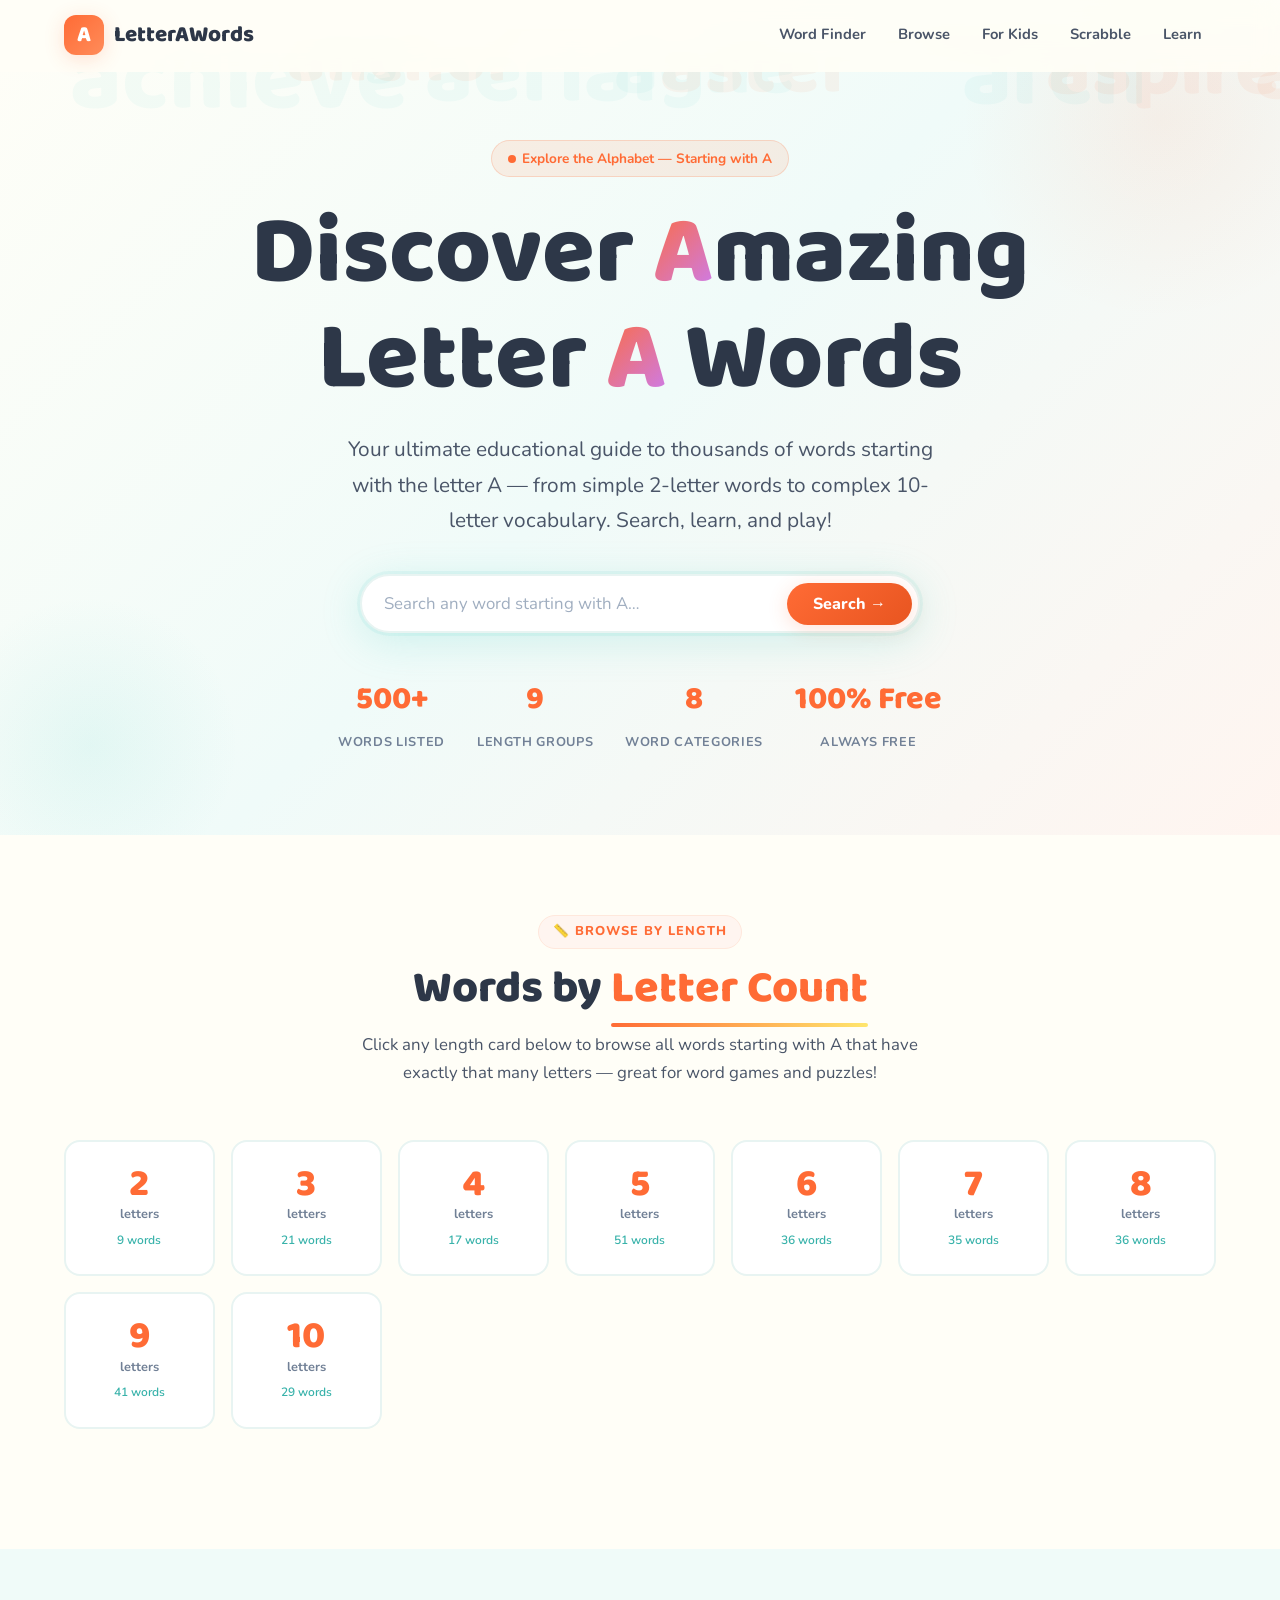
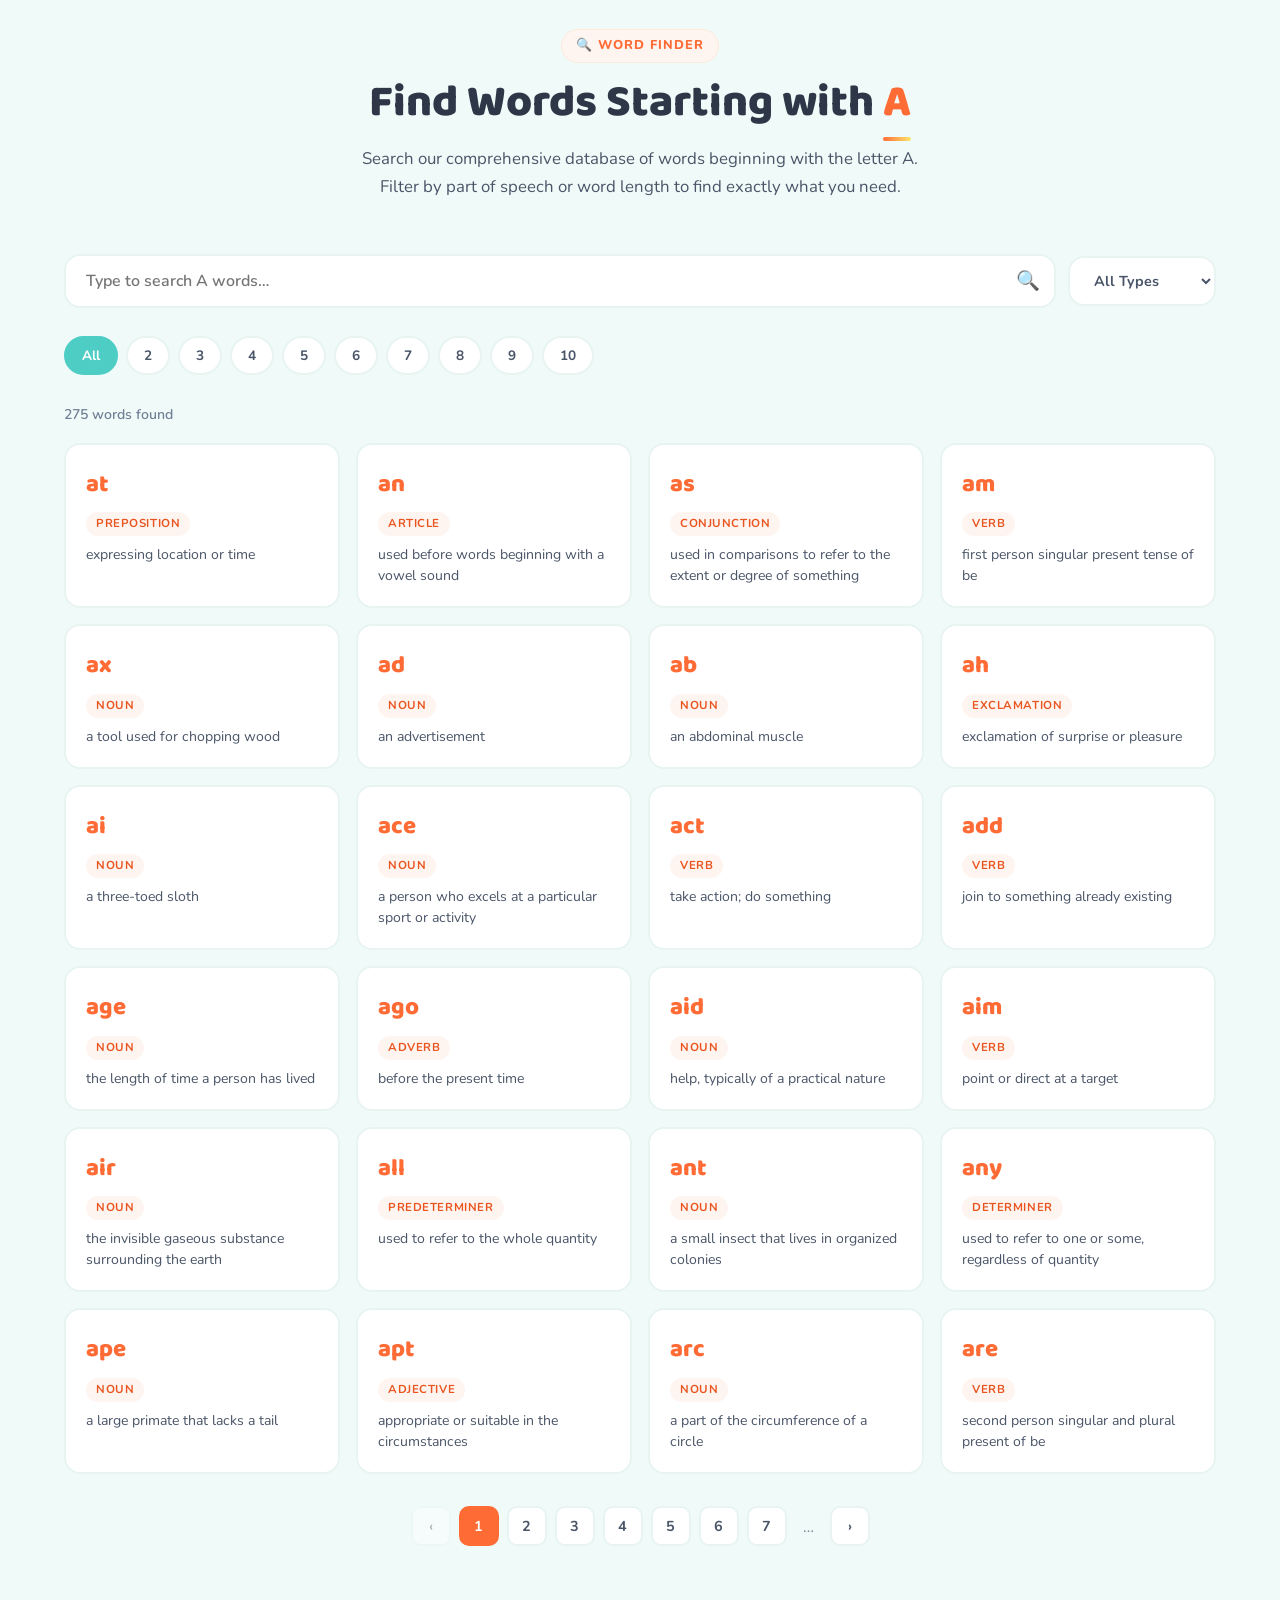
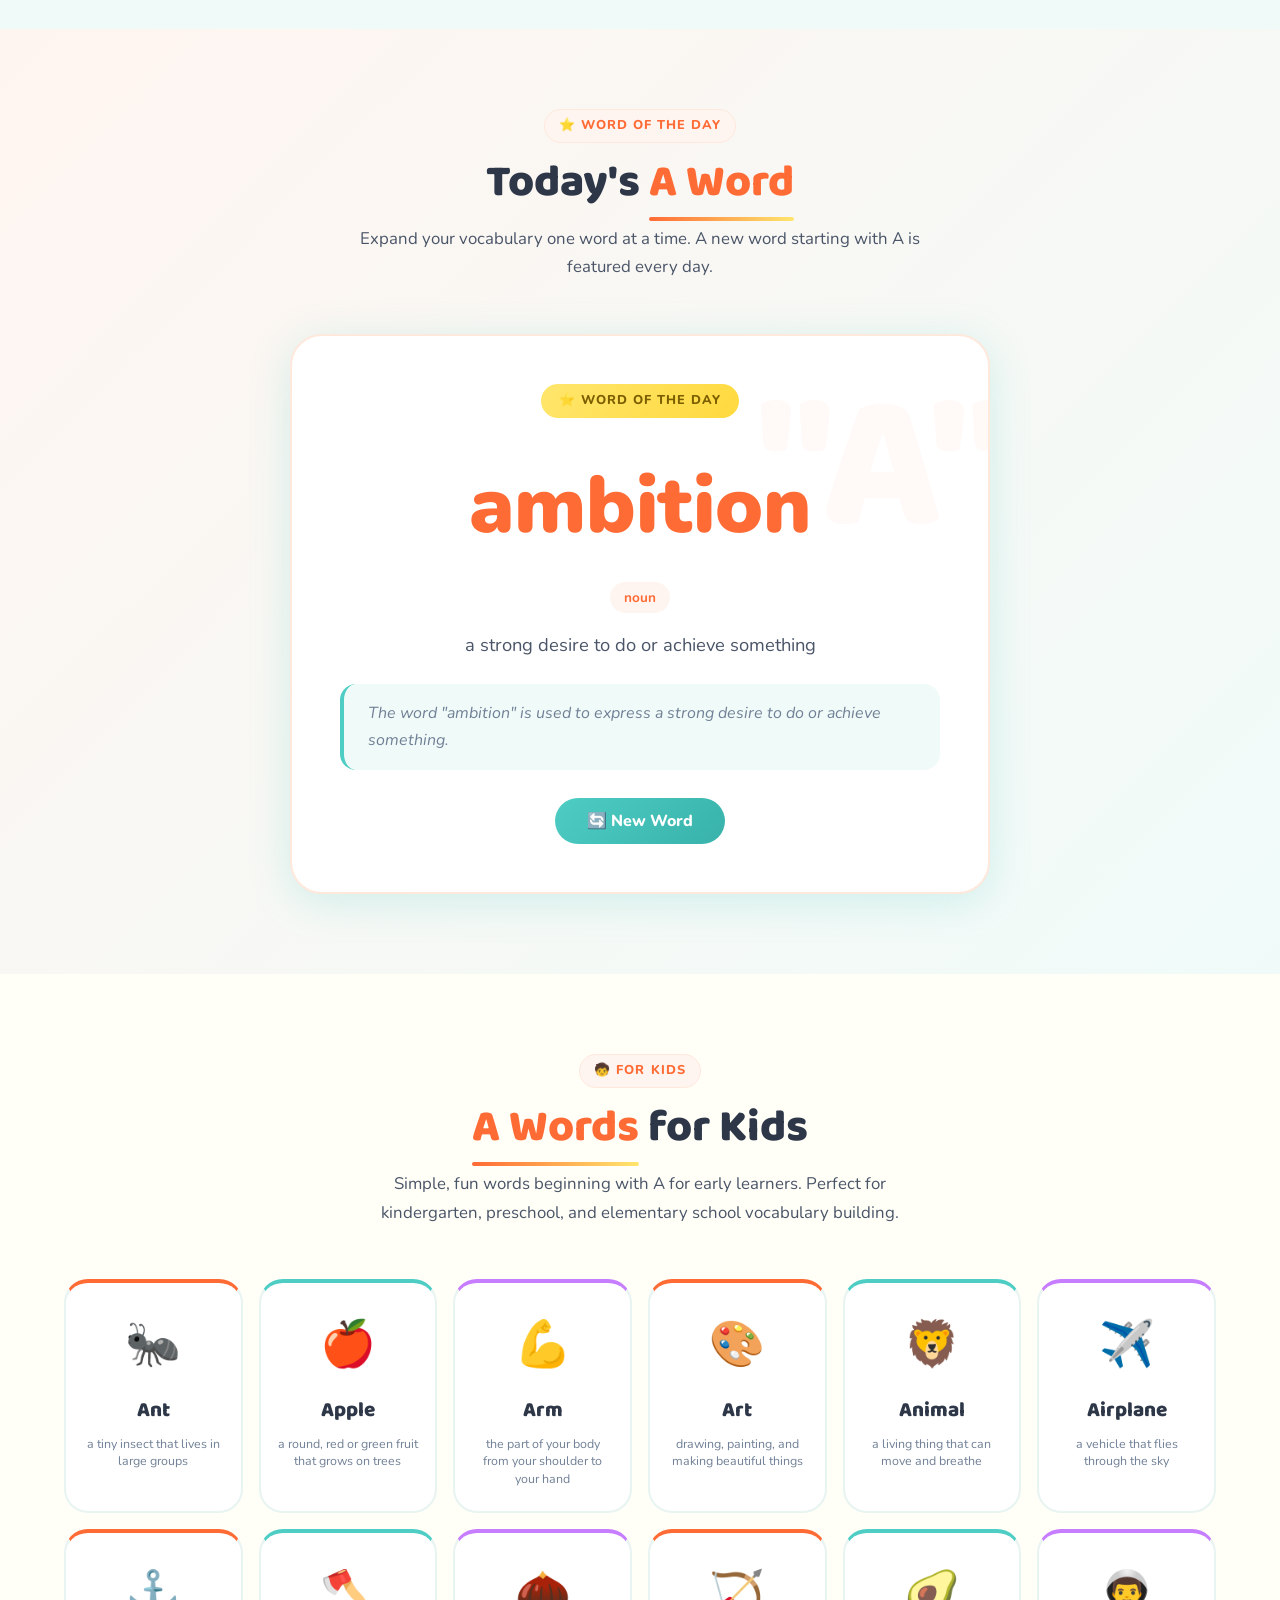
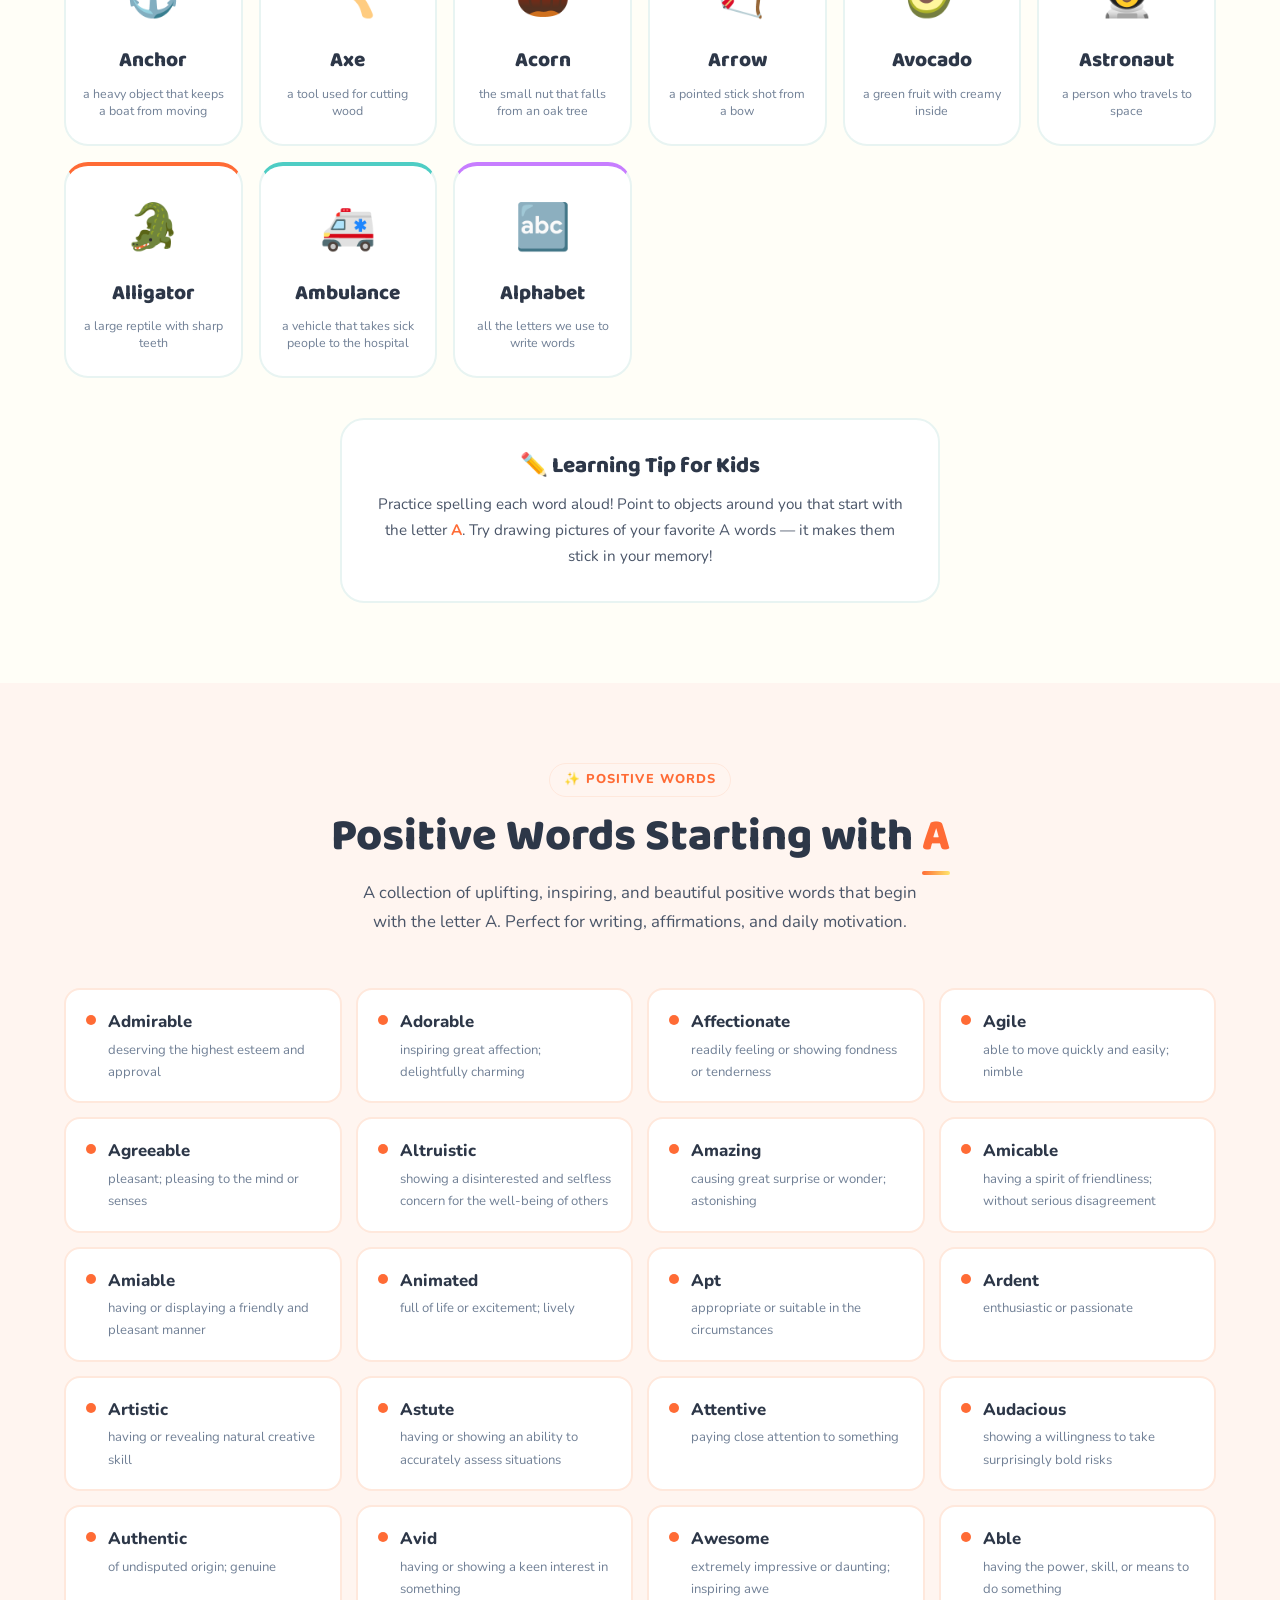
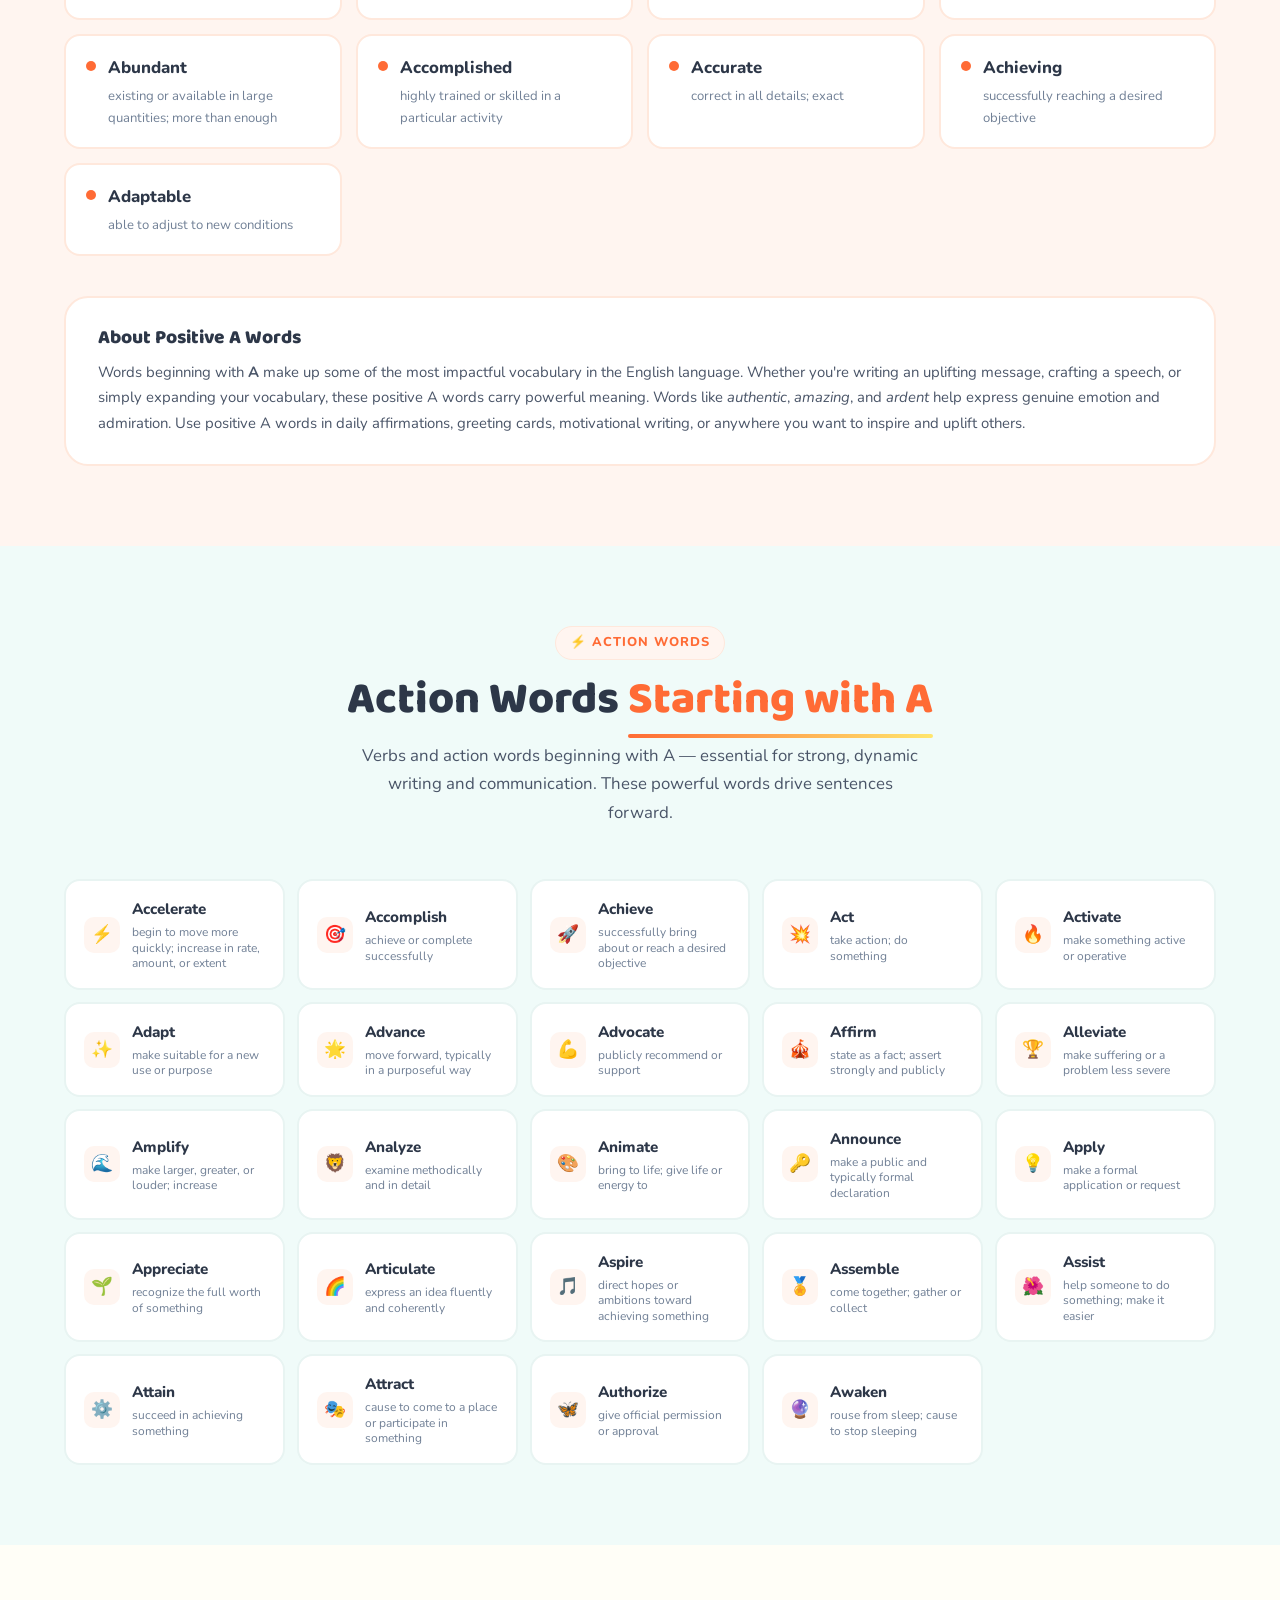
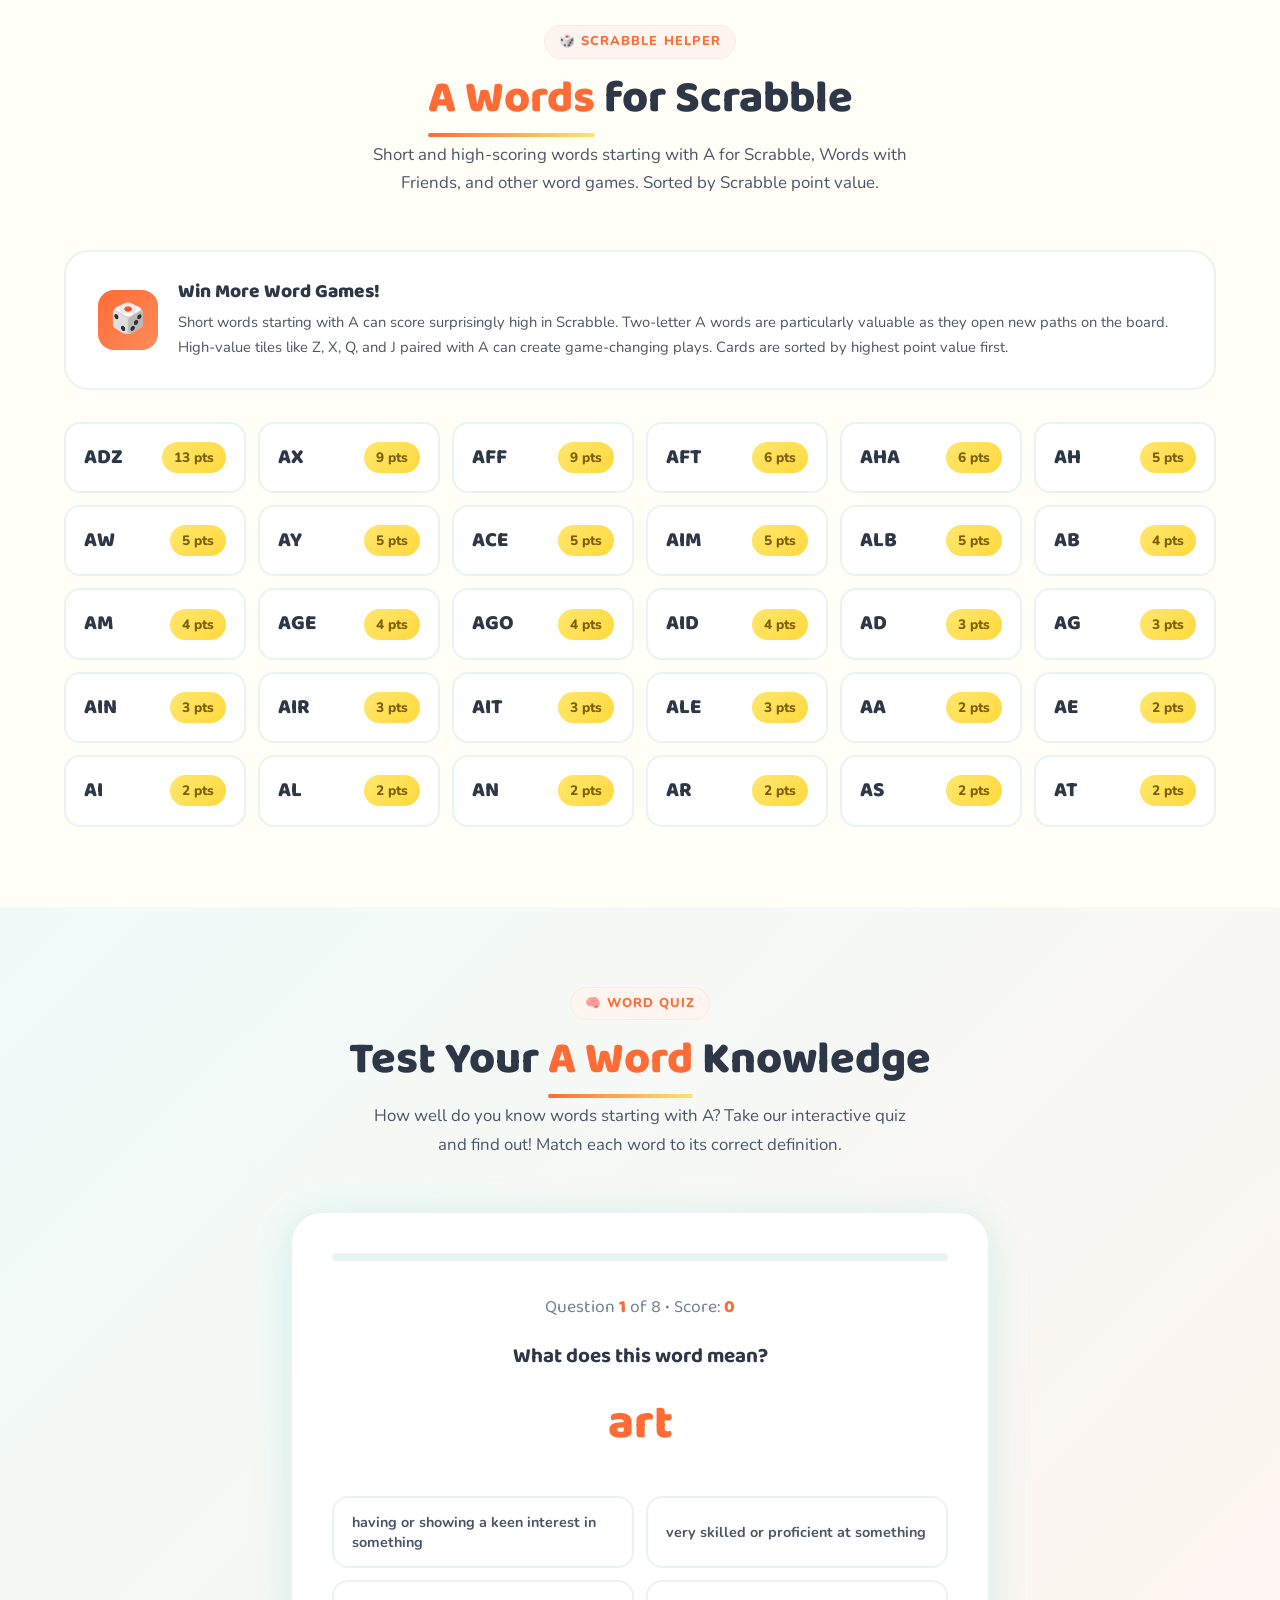
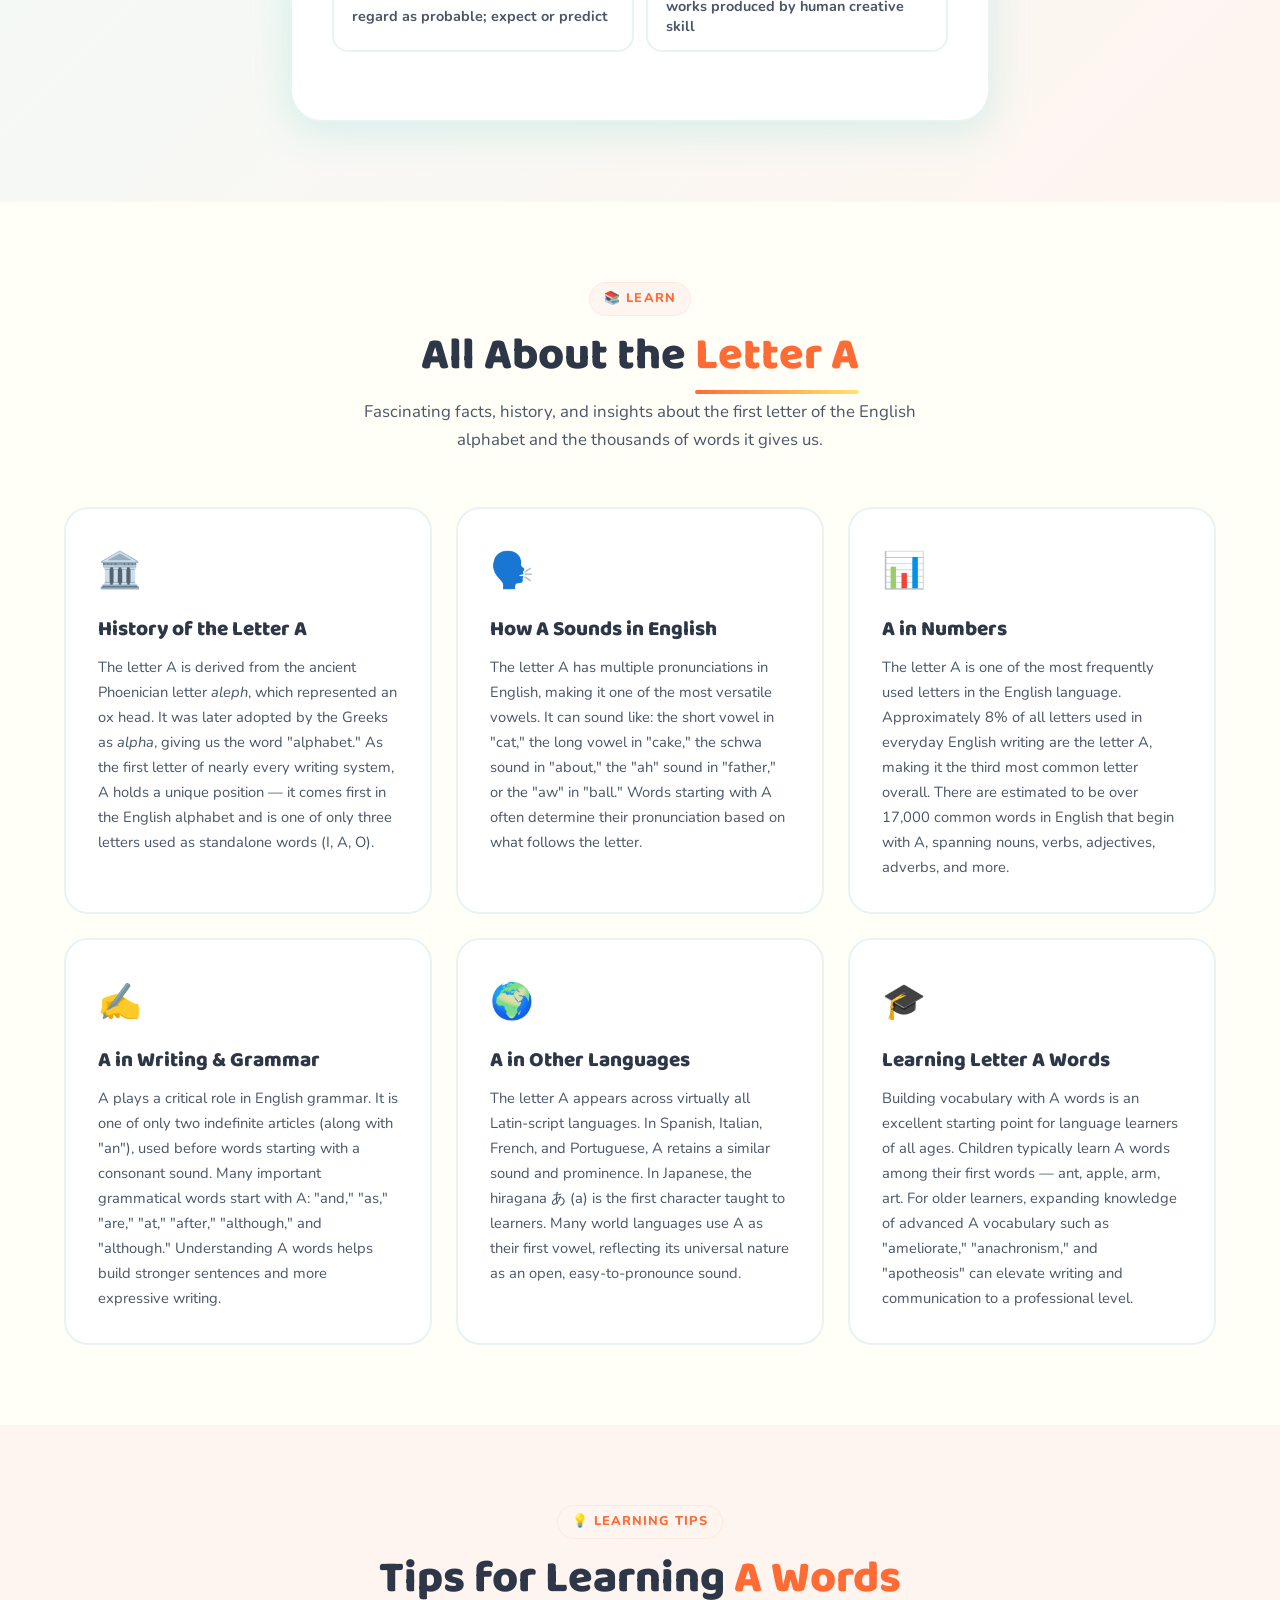
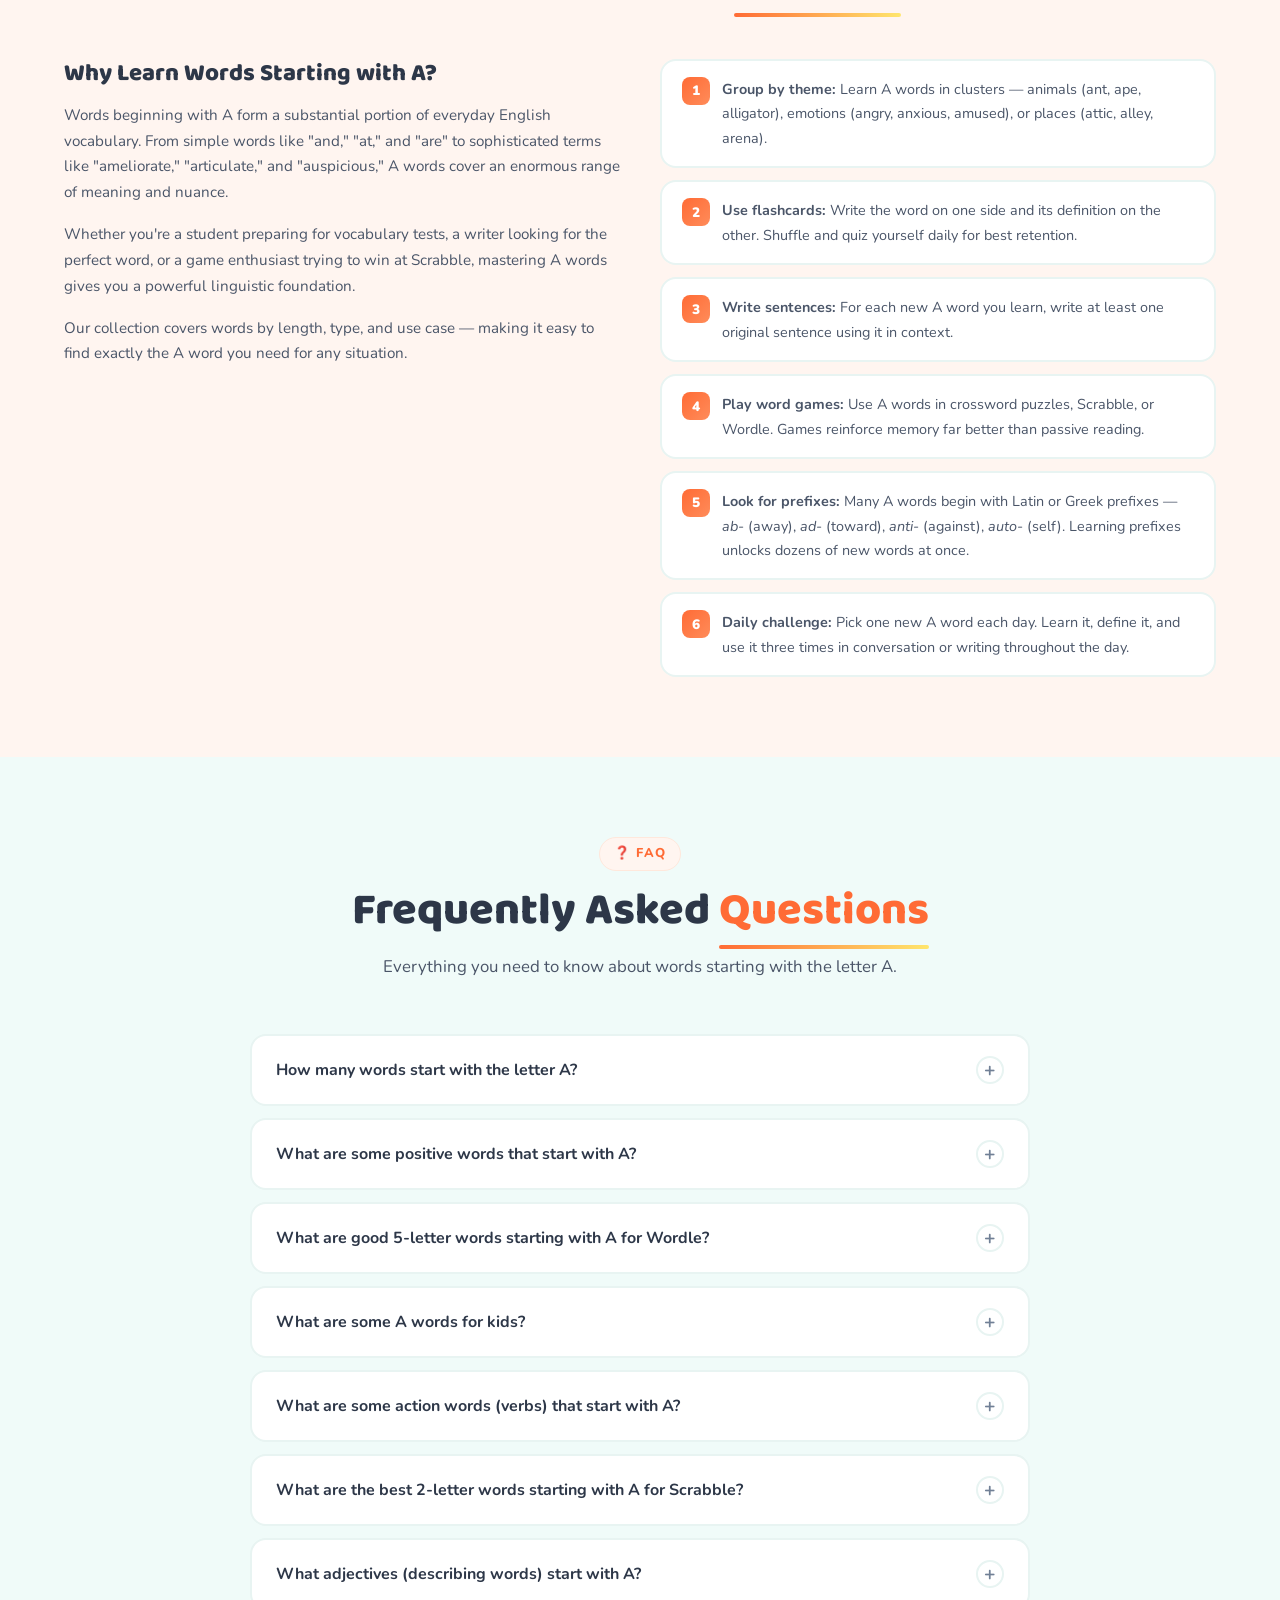
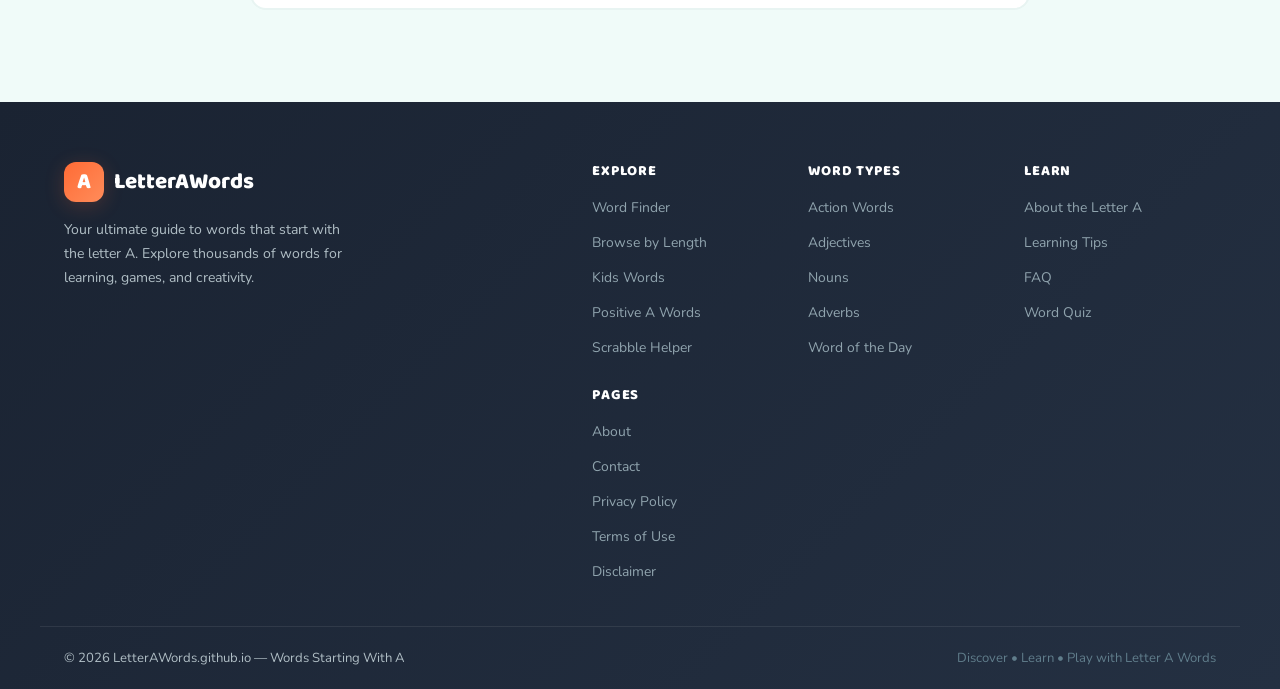
<file: index.html>
<!DOCTYPE html>
<html lang="en">
<head>
  <!-- Google tag (gtag.js) -->
<script async src="https://www.googletagmanager.com/gtag/js?id=G-SQHD2X8DMP"></script>
<script>
  window.dataLayer = window.dataLayer || [];
  function gtag(){dataLayer.push(arguments);}
  gtag('js', new Date());

  gtag('config', 'G-SQHD2X8DMP');
</script>
  <meta charset="UTF-8" />
  <meta name="viewport" content="width=device-width, initial-scale=1.0" />

  <!-- ═══ SEO Meta Tags ════════════════════════════════ -->
  <title>Letter A Words — Find & Learn Words Starting with A</title>
  <meta name="description" content="Explore thousands of words starting with the letter A! Find 2-letter to 10-letter words, positive A words, action verbs, kids vocabulary, Scrabble helpers, and educational resources. Free word finder tool." />
  <meta name="keywords" content="letter a words, words starting with a, words beginning with a, a words list, 5 letter words starting with a, positive words starting with a, kids words starting with a, scrabble words with a, action words starting with a, adjectives starting with a" />
  <meta name="robots" content="index, follow" />
  <meta name="author" content="LetterAWords" />
  <link rel="canonical" href="https://letterawords.github.io/" />
  <link rel="icon" type="image/png" sizes="32x32" href="/favicon.png">

  <!-- ═══ Open Graph ══════════════════════════════════ -->
  <meta property="og:type" content="website" />
  <meta property="og:url" content="https://letterawords.github.io/" />
  <meta property="og:title" content="Letter A Words — Find & Learn Words Starting with A" />
  <meta property="og:description" content="Your ultimate guide to words starting with A. Explore thousands of letter A words with definitions, parts of speech, and interactive learning tools." />
  <meta property="og:site_name" content="LetterAWords" />

  <!-- ═══ Twitter Card ════════════════════════════════ -->
  <meta name="twitter:card" content="summary_large_image" />
  <meta name="twitter:title" content="Letter A Words — Find & Learn Words Starting with A" />
  <meta name="twitter:description" content="Explore thousands of words starting with the letter A. Free word finder, definitions, kids vocabulary, Scrabble helper, and more!" />

  <!-- ═══ Schema Markup ═══════════════════════════════ -->
  <script type="application/ld+json">
  {
    "@context": "https://schema.org",
    "@type": "WebApplication",
    "name": "Letter A Words Finder",
    "url": "https://letterawords.github.io/",
    "description": "An educational web application to explore and learn words starting with the letter A. Includes a word finder, definitions, kids vocabulary, Scrabble helpers, interactive quizzes, and more.",
    "applicationCategory": "EducationalApplication",
    "operatingSystem": "Any",
    "offers": {
      "@type": "Offer",
      "price": "0",
      "priceCurrency": "USD"
    },
    "featureList": [
      "Word Finder with search",
      "Browse by word length",
      "Word definitions and parts of speech",
      "Positive words starting with A",
      "Action verbs starting with A",
      "Kids vocabulary section",
      "Scrabble helper with point values",
      "Interactive word quiz",
      "Word of the Day"
    ],
    "inLanguage": "en"
  }
  </script>

  <script type="application/ld+json">
  {
    "@context": "https://schema.org",
    "@type": "FAQPage",
    "mainEntity": [
      {
        "@type": "Question",
        "name": "How many words start with the letter A?",
        "acceptedAnswer": {
          "@type": "Answer",
          "text": "The English language contains thousands of words that start with the letter A. Our database includes words ranging from 2-letter words like 'at' and 'am' to 10-letter words like 'absolutely' and 'accomplish'. Estimates suggest over 17,000 common English words begin with A."
        }
      },
      {
        "@type": "Question",
        "name": "What are some positive words that start with A?",
        "acceptedAnswer": {
          "@type": "Answer",
          "text": "Many wonderful positive words start with A, including: amazing, awesome, admirable, adorable, agile, ambitious, amiable, authentic, ardent, and audacious. These words are great for creative writing, affirmations, and everyday communication."
        }
      },
      {
        "@type": "Question",
        "name": "What are good 5-letter words starting with A for Wordle?",
        "acceptedAnswer": {
          "@type": "Answer",
          "text": "Popular 5-letter words starting with A include: apple, agile, alert, alike, alive, alone, along, amaze, amber, angel, anger, angle, angry, anvil, apart, apply, apron, arise, armor, aroma, array, arrow, atlas, attic, audio, avoid, and aware."
        }
      },
      {
        "@type": "Question",
        "name": "What are some A words for kids?",
        "acceptedAnswer": {
          "@type": "Answer",
          "text": "Great letter A words for kids include: ant, apple, arm, art, animal, airplane, anchor, axe, acorn, arrow, avocado, astronaut, alligator, ambulance, and alphabet. These simple, fun words help young learners build their vocabulary."
        }
      },
      {
        "@type": "Question",
        "name": "What are some action words (verbs) that start with A?",
        "acceptedAnswer": {
          "@type": "Answer",
          "text": "Common action words starting with A include: accelerate, accomplish, achieve, activate, adapt, advance, advocate, affirm, alleviate, amplify, analyze, animate, announce, apply, appreciate, articulate, aspire, assemble, assist, attain, attract, authorize, and awaken."
        }
      }
    ]
  }
  </script>

  <script type="application/ld+json">
  {
    "@context": "https://schema.org",
    "@type": "BreadcrumbList",
    "itemListElement": [
      {
        "@type": "ListItem",
        "position": 1,
        "name": "Home",
        "item": "https://letterawords.github.io/"
      },
      {
        "@type": "ListItem",
        "position": 2,
        "name": "Letter A Words",
        "item": "https://letterawords.github.io/#finder"
      }
    ]
  }
  </script>

  <!-- ═══ Fonts & Styles ══════════════════════════════ -->
  <link rel="preconnect" href="https://fonts.googleapis.com" />
  <link rel="preconnect" href="https://fonts.gstatic.com" crossorigin />
  <link rel="stylesheet" href="css/style.css" />
</head>
<body>

  <!-- ═══════════════════════════════════════════════════
       HEADER (injected by header.js component)
  ════════════════════════════════════════════════════ -->
  <header id="site-header" role="banner"></header>

  <main id="main-content">

    <!-- ═══════════════════════════════════════════════
         SECTION 1: HERO
    ══════════════════════════════════════════════════ -->
    <section id="hero" aria-label="Letter A Words — Hero">
      <div class="hero-floaters" aria-hidden="true"></div>
      <div class="container" style="position:relative;z-index:2">
        <div class="hero-badge">
          <span class="badge-dot"></span>
          Explore the Alphabet — Starting with A
        </div>
        <h1 class="hero-title">
          Discover <span class="letter-a-big">A</span>mazing<br>
          Letter <span class="letter-a-big">A</span> Words
        </h1>
        <p class="hero-subtitle">
          Your ultimate educational guide to thousands of words starting with the letter A — from simple 2-letter words to complex 10-letter vocabulary. Search, learn, and play!
        </p>

        <form class="hero-search" id="heroSearchForm" role="search" aria-label="Search letter A words">
          <input
            type="search"
            id="heroSearchInput"
            placeholder="Search any word starting with A…"
            autocomplete="off"
            aria-label="Search for words starting with A"
            maxlength="30"
          />
          <button type="submit" aria-label="Search">Search →</button>
        </form>

        <div class="hero-stats" id="heroStats">
          <div class="stat-item">
            <span class="stat-num" data-count="500" data-suffix="+">500+</span>
            <span class="stat-label">Words Listed</span>
          </div>
          <div class="stat-item">
            <span class="stat-num" data-count="9">9</span>
            <span class="stat-label">Length Groups</span>
          </div>
          <div class="stat-item">
            <span class="stat-num" data-count="8">8</span>
            <span class="stat-label">Word Categories</span>
          </div>
          <div class="stat-item">
            <span class="stat-num" data-count="100" data-suffix="% Free">100% Free</span>
            <span class="stat-label">Always Free</span>
          </div>
        </div>
      </div>
    </section>

    <!-- ═══════════════════════════════════════════════
         SECTION 3: BROWSE BY LENGTH
    ══════════════════════════════════════════════════ -->
    <section id="browse" aria-labelledby="browseHeading">
      <div class="container">
        <div class="section-header animate-on-scroll">
          <div class="section-tag">📏 Browse by Length</div>
          <h2 class="section-title" id="browseHeading">Words by <span class="highlight">Letter Count</span></h2>
          <p class="section-desc">Click any length card below to browse all words starting with A that have exactly that many letters — great for word games and puzzles!</p>
        </div>

        <div class="browse-grid" id="browseGrid" role="list" aria-label="Word lengths"></div>

        <div class="browse-results" id="browseResults">
          <h3 id="browseResultsHeading" style="font-size:1.3rem;font-weight:800;margin-bottom:20px;color:var(--text)"></h3>
          <div class="words-grid"></div>
        </div>
      </div>
    </section>

    <!-- ═══════════════════════════════════════════════
         SECTION 2: WORD FINDER
    ══════════════════════════════════════════════════ -->
    <section id="finder" aria-labelledby="finderHeading">
      <div class="container">
        <div class="section-header animate-on-scroll">
          <div class="section-tag">🔍 Word Finder</div>
          <h2 class="section-title" id="finderHeading">Find Words Starting with <span class="highlight">A</span></h2>
          <p class="section-desc">Search our comprehensive database of words beginning with the letter A. Filter by part of speech or word length to find exactly what you need.</p>
        </div>

        <div class="finder-controls animate-on-scroll">
          <div class="search-wrapper">
            <input type="search" id="finderSearch" placeholder="Type to search A words…" autocomplete="off" aria-label="Search words starting with A" />
            <span class="search-icon" aria-hidden="true">🔍</span>
          </div>
          <select class="filter-btn" id="posFilter" aria-label="Filter by part of speech">
            <option value="all">All Types</option>
            <option value="noun">Nouns</option>
            <option value="verb">Verbs</option>
            <option value="adjective">Adjectives</option>
            <option value="adverb">Adverbs</option>
            <option value="preposition">Prepositions</option>
          </select>
        </div>

        <div class="length-tabs animate-on-scroll" role="tablist" aria-label="Filter by word length">
          <button class="length-tab active" data-len="all" role="tab" aria-selected="true">All</button>
          <button class="length-tab" data-len="2" role="tab" aria-selected="false">2</button>
          <button class="length-tab" data-len="3" role="tab" aria-selected="false">3</button>
          <button class="length-tab" data-len="4" role="tab" aria-selected="false">4</button>
          <button class="length-tab" data-len="5" role="tab" aria-selected="false">5</button>
          <button class="length-tab" data-len="6" role="tab" aria-selected="false">6</button>
          <button class="length-tab" data-len="7" role="tab" aria-selected="false">7</button>
          <button class="length-tab" data-len="8" role="tab" aria-selected="false">8</button>
          <button class="length-tab" data-len="9" role="tab" aria-selected="false">9</button>
          <button class="length-tab" data-len="10" role="tab" aria-selected="false">10</button>
        </div>

        <div style="display:flex;align-items:center;gap:12px;margin-bottom:16px;flex-wrap:wrap;">
          <p id="resultsCount" style="font-size:0.88rem;color:var(--text3);font-weight:600;"></p>
        </div>

        <div class="words-grid" id="wordsGrid" role="list" aria-label="Word results"></div>
        <div class="pagination" id="pagination" role="navigation" aria-label="Word list pages"></div>
      </div>
    </section>    

    <!-- ═══════════════════════════════════════════════
         SECTION 4: WORD OF THE DAY
    ══════════════════════════════════════════════════ -->
    <section id="wotd" aria-labelledby="wotdHeading">
      <div class="container">
        <div class="section-header animate-on-scroll">
          <div class="section-tag">⭐ Word of the Day</div>
          <h2 class="section-title" id="wotdHeading">Today's <span class="highlight">A Word</span></h2>
          <p class="section-desc">Expand your vocabulary one word at a time. A new word starting with A is featured every day.</p>
        </div>

        <div class="wotd-card animate-on-scroll">
          <div class="wotd-badge">⭐ Word of the Day</div>
          <div class="wotd-word" id="wotdWord">amazing</div>
          <div class="wotd-pos" id="wotdPos">adjective</div>
          <p class="wotd-definition" id="wotdDefinition">Causing great surprise or wonder; astonishing.</p>
          <div class="wotd-example" id="wotdExample">The sunset over the mountains was truly amazing to behold.</div>
          <button class="wotd-btn" onclick="WotD.refresh()" id="wotdRefresh" style="transition:transform 0.4s ease">
            🔄 New Word
          </button>
        </div>
      </div>
    </section>

    <!-- ═══════════════════════════════════════════════
         SECTION 5: KIDS WORDS
    ══════════════════════════════════════════════════ -->
    <section id="kids" aria-labelledby="kidsHeading">
      <div class="container">
        <div class="section-header animate-on-scroll">
          <div class="section-tag">🧒 For Kids</div>
          <h2 class="section-title" id="kidsHeading"><span class="highlight">A Words</span> for Kids</h2>
          <p class="section-desc">Simple, fun words beginning with A for early learners. Perfect for kindergarten, preschool, and elementary school vocabulary building.</p>
        </div>

        <div class="kids-grid" id="kidsGrid" role="list" aria-label="Kids words starting with A"></div>

        <div style="text-align:center;margin-top:40px;" class="animate-on-scroll">
          <div style="background:var(--surface);border-radius:var(--radius-lg);padding:32px;border:2px solid var(--border);max-width:600px;margin:0 auto">
            <h3 style="font-size:1.4rem;font-weight:800;margin-bottom:12px;">✏️ Learning Tip for Kids</h3>
            <p style="color:var(--text2);font-size:0.95rem;line-height:1.7">Practice spelling each word aloud! Point to objects around you that start with the letter <strong style="color:var(--primary)">A</strong>. Try drawing pictures of your favorite A words — it makes them stick in your memory!</p>
          </div>
        </div>
      </div>
    </section>

    <!-- ═══════════════════════════════════════════════
         SECTION 6: POSITIVE A WORDS
    ══════════════════════════════════════════════════ -->
    <section id="positive" aria-labelledby="positiveHeading">
      <div class="container">
        <div class="section-header animate-on-scroll">
          <div class="section-tag">✨ Positive Words</div>
          <h2 class="section-title" id="positiveHeading">Positive Words Starting with <span class="highlight">A</span></h2>
          <p class="section-desc">A collection of uplifting, inspiring, and beautiful positive words that begin with the letter A. Perfect for writing, affirmations, and daily motivation.</p>
        </div>

        <div class="positive-grid" id="positiveGrid" role="list" aria-label="Positive words starting with A"></div>

        <div style="margin-top:40px;padding:28px 32px;background:var(--surface);border-radius:var(--radius-lg);border:2px solid var(--border2);" class="animate-on-scroll">
          <h3 style="font-size:1.2rem;font-weight:800;margin-bottom:10px;">About Positive A Words</h3>
          <p style="color:var(--text2);font-size:0.93rem;line-height:1.7">
            Words beginning with <strong>A</strong> make up some of the most impactful vocabulary in the English language. Whether you're writing an uplifting message, crafting a speech, or simply expanding your vocabulary, these positive A words carry powerful meaning. Words like <em>authentic</em>, <em>amazing</em>, and <em>ardent</em> help express genuine emotion and admiration. Use positive A words in daily affirmations, greeting cards, motivational writing, or anywhere you want to inspire and uplift others.
          </p>
        </div>
      </div>
    </section>

    <!-- ═══════════════════════════════════════════════
         SECTION 7: ACTION WORDS (VERBS)
    ══════════════════════════════════════════════════ -->
    <section id="action" aria-labelledby="actionHeading">
      <div class="container">
        <div class="section-header animate-on-scroll">
          <div class="section-tag">⚡ Action Words</div>
          <h2 class="section-title" id="actionHeading">Action Words <span class="highlight">Starting with A</span></h2>
          <p class="section-desc">Verbs and action words beginning with A — essential for strong, dynamic writing and communication. These powerful words drive sentences forward.</p>
        </div>

        <div class="action-grid" id="actionGrid" role="list" aria-label="Action words starting with A"></div>
      </div>
    </section>

    <!-- ═══════════════════════════════════════════════
         SECTION 8: SCRABBLE HELPER
    ══════════════════════════════════════════════════ -->
    <section id="scrabble" aria-labelledby="scrabbleHeading">
      <div class="container">
        <div class="section-header animate-on-scroll">
          <div class="section-tag">🎲 Scrabble Helper</div>
          <h2 class="section-title" id="scrabbleHeading"><span class="highlight">A Words</span> for Scrabble</h2>
          <p class="section-desc">Short and high-scoring words starting with A for Scrabble, Words with Friends, and other word games. Sorted by Scrabble point value.</p>
        </div>

        <div class="scrabble-intro animate-on-scroll">
          <div class="scrabble-icon">🎲</div>
          <div>
            <h3 style="font-size:1.2rem;font-weight:800;margin-bottom:6px;">Win More Word Games!</h3>
            <p style="color:var(--text2);font-size:0.92rem;line-height:1.7">Short words starting with A can score surprisingly high in Scrabble. Two-letter A words are particularly valuable as they open new paths on the board. High-value tiles like Z, X, Q, and J paired with A can create game-changing plays. Cards are sorted by highest point value first.</p>
          </div>
        </div>

        <div class="scrabble-grid" id="scrabbleGrid" role="list" aria-label="Scrabble words starting with A with point values"></div>
      </div>
    </section>

    <!-- ═══════════════════════════════════════════════
         SECTION 9: INTERACTIVE QUIZ
    ══════════════════════════════════════════════════ -->
    <section id="quiz" aria-labelledby="quizHeading">
      <div class="container">
        <div class="section-header animate-on-scroll">
          <div class="section-tag">🧠 Word Quiz</div>
          <h2 class="section-title" id="quizHeading">Test Your <span class="highlight">A Word</span> Knowledge</h2>
          <p class="section-desc">How well do you know words starting with A? Take our interactive quiz and find out! Match each word to its correct definition.</p>
        </div>

        <div class="quiz-container animate-on-scroll">
          <div id="quizContainer"></div>
        </div>
      </div>
    </section>

    <!-- ═══════════════════════════════════════════════
         SECTION 10: LEARN — About Letter A
    ══════════════════════════════════════════════════ -->
    <section id="learn" aria-labelledby="learnHeading">
      <div class="container">
        <div class="section-header animate-on-scroll">
          <div class="section-tag">📚 Learn</div>
          <h2 class="section-title" id="learnHeading">All About the <span class="highlight">Letter A</span></h2>
          <p class="section-desc">Fascinating facts, history, and insights about the first letter of the English alphabet and the thousands of words it gives us.</p>
        </div>

        <div class="learn-grid">
          <div class="learn-card animate-on-scroll animate-delay-1">
            <div class="lc-icon">🏛️</div>
            <h3>History of the Letter A</h3>
            <p>The letter A is derived from the ancient Phoenician letter <em>aleph</em>, which represented an ox head. It was later adopted by the Greeks as <em>alpha</em>, giving us the word "alphabet." As the first letter of nearly every writing system, A holds a unique position — it comes first in the English alphabet and is one of only three letters used as standalone words (I, A, O).</p>
          </div>
          <div class="learn-card animate-on-scroll animate-delay-2">
            <div class="lc-icon">🗣️</div>
            <h3>How A Sounds in English</h3>
            <p>The letter A has multiple pronunciations in English, making it one of the most versatile vowels. It can sound like: the short vowel in "cat," the long vowel in "cake," the schwa sound in "about," the "ah" sound in "father," or the "aw" in "ball." Words starting with A often determine their pronunciation based on what follows the letter.</p>
          </div>
          <div class="learn-card animate-on-scroll animate-delay-3">
            <div class="lc-icon">📊</div>
            <h3>A in Numbers</h3>
            <p>The letter A is one of the most frequently used letters in the English language. Approximately 8% of all letters used in everyday English writing are the letter A, making it the third most common letter overall. There are estimated to be over 17,000 common words in English that begin with A, spanning nouns, verbs, adjectives, adverbs, and more.</p>
          </div>
          <div class="learn-card animate-on-scroll animate-delay-4">
            <div class="lc-icon">✍️</div>
            <h3>A in Writing & Grammar</h3>
            <p>A plays a critical role in English grammar. It is one of only two indefinite articles (along with "an"), used before words starting with a consonant sound. Many important grammatical words start with A: "and," "as," "are," "at," "after," "although," and "although." Understanding A words helps build stronger sentences and more expressive writing.</p>
          </div>
          <div class="learn-card animate-on-scroll animate-delay-1">
            <div class="lc-icon">🌍</div>
            <h3>A in Other Languages</h3>
            <p>The letter A appears across virtually all Latin-script languages. In Spanish, Italian, French, and Portuguese, A retains a similar sound and prominence. In Japanese, the hiragana あ (a) is the first character taught to learners. Many world languages use A as their first vowel, reflecting its universal nature as an open, easy-to-pronounce sound.</p>
          </div>
          <div class="learn-card animate-on-scroll animate-delay-2">
            <div class="lc-icon">🎓</div>
            <h3>Learning Letter A Words</h3>
            <p>Building vocabulary with A words is an excellent starting point for language learners of all ages. Children typically learn A words among their first words — ant, apple, arm, art. For older learners, expanding knowledge of advanced A vocabulary such as "ameliorate," "anachronism," and "apotheosis" can elevate writing and communication to a professional level.</p>
          </div>
        </div>
      </div>
    </section>

    <!-- ═══════════════════════════════════════════════
         SECTION 11: TIPS & CONTENT
    ══════════════════════════════════════════════════ -->
    <section id="tips" aria-labelledby="tipsHeading">
      <div class="container">
        <div class="section-header animate-on-scroll">
          <div class="section-tag">💡 Learning Tips</div>
          <h2 class="section-title" id="tipsHeading">Tips for Learning <span class="highlight">A Words</span></h2>
        </div>

        <div class="tips-content">
          <div class="tips-text animate-on-scroll">
            <h3>Why Learn Words Starting with A?</h3>
            <p>Words beginning with A form a substantial portion of everyday English vocabulary. From simple words like "and," "at," and "are" to sophisticated terms like "ameliorate," "articulate," and "auspicious," A words cover an enormous range of meaning and nuance.</p>
            <p>Whether you're a student preparing for vocabulary tests, a writer looking for the perfect word, or a game enthusiast trying to win at Scrabble, mastering A words gives you a powerful linguistic foundation.</p>
            <p>Our collection covers words by length, type, and use case — making it easy to find exactly the A word you need for any situation.</p>
          </div>
          <div class="animate-on-scroll animate-delay-1">
            <div class="tips-list">
              <div class="tip-item">
                <div class="tip-num">1</div>
                <p><strong>Group by theme:</strong> Learn A words in clusters — animals (ant, ape, alligator), emotions (angry, anxious, amused), or places (attic, alley, arena).</p>
              </div>
              <div class="tip-item">
                <div class="tip-num">2</div>
                <p><strong>Use flashcards:</strong> Write the word on one side and its definition on the other. Shuffle and quiz yourself daily for best retention.</p>
              </div>
              <div class="tip-item">
                <div class="tip-num">3</div>
                <p><strong>Write sentences:</strong> For each new A word you learn, write at least one original sentence using it in context.</p>
              </div>
              <div class="tip-item">
                <div class="tip-num">4</div>
                <p><strong>Play word games:</strong> Use A words in crossword puzzles, Scrabble, or Wordle. Games reinforce memory far better than passive reading.</p>
              </div>
              <div class="tip-item">
                <div class="tip-num">5</div>
                <p><strong>Look for prefixes:</strong> Many A words begin with Latin or Greek prefixes — <em>ab-</em> (away), <em>ad-</em> (toward), <em>anti-</em> (against), <em>auto-</em> (self). Learning prefixes unlocks dozens of new words at once.</p>
              </div>
              <div class="tip-item">
                <div class="tip-num">6</div>
                <p><strong>Daily challenge:</strong> Pick one new A word each day. Learn it, define it, and use it three times in conversation or writing throughout the day.</p>
              </div>
            </div>
          </div>
        </div>
      </div>
    </section>

    <!-- ═══════════════════════════════════════════════
         SECTION 12: FAQ
    ══════════════════════════════════════════════════ -->
    <section id="faq" aria-labelledby="faqHeading">
      <div class="container">
        <div class="section-header animate-on-scroll">
          <div class="section-tag">❓ FAQ</div>
          <h2 class="section-title" id="faqHeading">Frequently Asked <span class="highlight">Questions</span></h2>
          <p class="section-desc">Everything you need to know about words starting with the letter A.</p>
        </div>

        <div class="faq-list animate-on-scroll">
          <div class="faq-item">
            <button class="faq-question" aria-expanded="false">
              How many words start with the letter A?
              <span class="fq-icon" aria-hidden="true">+</span>
            </button>
            <div class="faq-answer" role="region">
              <div class="faq-answer-inner">
                The English language contains thousands of words that start with the letter A. Our database includes words ranging from 2-letter words like "at" and "am" to 10-letter words like "absolutely" and "accomplish." Estimates suggest over 17,000 common English words begin with A, making it one of the most prolific starting letters in the language.
              </div>
            </div>
          </div>

          <div class="faq-item">
            <button class="faq-question" aria-expanded="false">
              What are some positive words that start with A?
              <span class="fq-icon" aria-hidden="true">+</span>
            </button>
            <div class="faq-answer" role="region">
              <div class="faq-answer-inner">
                Many wonderful positive words start with A, including: amazing, awesome, admirable, adorable, agile, ambitious, amiable, authentic, ardent, and audacious. These words carry uplifting, encouraging meanings and are great for creative writing, affirmations, compliments, and everyday communication. See our full "Positive A Words" section for 25+ examples with definitions.
              </div>
            </div>
          </div>

          <div class="faq-item">
            <button class="faq-question" aria-expanded="false">
              What are good 5-letter words starting with A for Wordle?
              <span class="fq-icon" aria-hidden="true">+</span>
            </button>
            <div class="faq-answer" role="region">
              <div class="faq-answer-inner">
                Popular 5-letter words starting with A include: apple, agile, alert, alike, alive, alone, along, amaze, amber, angel, anger, angle, angry, anvil, apart, apply, apron, arise, armor, aroma, array, arrow, atlas, attic, audio, avoid, and aware. These are commonly used in Wordle, crosswords, and other word puzzle games. Use our Word Finder and filter by "5 letters" to see the full list!
              </div>
            </div>
          </div>

          <div class="faq-item">
            <button class="faq-question" aria-expanded="false">
              What are some A words for kids?
              <span class="fq-icon" aria-hidden="true">+</span>
            </button>
            <div class="faq-answer" role="region">
              <div class="faq-answer-inner">
                Great letter A words for kids include: ant, apple, arm, art, animal, airplane, anchor, axe, acorn, arrow, avocado, astronaut, alligator, ambulance, and alphabet. These simple, fun words help young learners build vocabulary and phonics skills. Our Kids section features each word with an emoji to make learning more engaging and visual.
              </div>
            </div>
          </div>

          <div class="faq-item">
            <button class="faq-question" aria-expanded="false">
              What are some action words (verbs) that start with A?
              <span class="fq-icon" aria-hidden="true">+</span>
            </button>
            <div class="faq-answer" role="region">
              <div class="faq-answer-inner">
                Common action words starting with A include: accelerate, accomplish, achieve, activate, adapt, advance, advocate, affirm, alleviate, amplify, analyze, animate, announce, apply, appreciate, articulate, aspire, assemble, assist, attain, attract, authorize, and awaken. These powerful verbs are essential for strong writing. See our full "Action Words" section for definitions and usage.
              </div>
            </div>
          </div>

          <div class="faq-item">
            <button class="faq-question" aria-expanded="false">
              What are the best 2-letter words starting with A for Scrabble?
              <span class="fq-icon" aria-hidden="true">+</span>
            </button>
            <div class="faq-answer" role="region">
              <div class="faq-answer-inner">
                Valid 2-letter words starting with A in Scrabble include: aa (rough lava), ab (abdominal muscle), ad (advertisement), ae (one, dialectal), ag (relating to agriculture), ah (exclamation), ai (three-toed sloth), al (Indian tree), am (first-person be), an (article), ar (letter R), as (conjunction), at (preposition), aw (exclamation), ax (chopping tool), and ay (yes). These are crucial for advanced Scrabble play. Visit our Scrabble section for point values!
              </div>
            </div>
          </div>

          <div class="faq-item">
            <button class="faq-question" aria-expanded="false">
              What adjectives (describing words) start with A?
              <span class="fq-icon" aria-hidden="true">+</span>
            </button>
            <div class="faq-answer" role="region">
              <div class="faq-answer-inner">
                There are many powerful adjectives starting with A: able, active, actual, acute, admirable, adorable, advanced, agile, alert, ambitious, amiable, ancient, animated, ardent, artful, assertive, astute, attentive, authentic, avid, and awesome. Use our Word Finder and select "Adjectives" from the filter dropdown to see all adjectives starting with A in our database.
              </div>
            </div>
          </div>
        </div>
      </div>
    </section>

  </main>

  <!-- ═══════════════════════════════════════════════════
       FOOTER (injected by footer.js component)
  ════════════════════════════════════════════════════ -->
  <footer id="site-footer" role="contentinfo"></footer>

  <!-- ═══════════════════════════════════════════════════
       SCRIPTS
  ════════════════════════════════════════════════════ -->
  <script src="js/wordlist.js"></script>
  <script src="components/header.js"></script>
  <script src="components/footer.js"></script>
  <script src="js/app.js"></script>

</body>
</html>
</file>
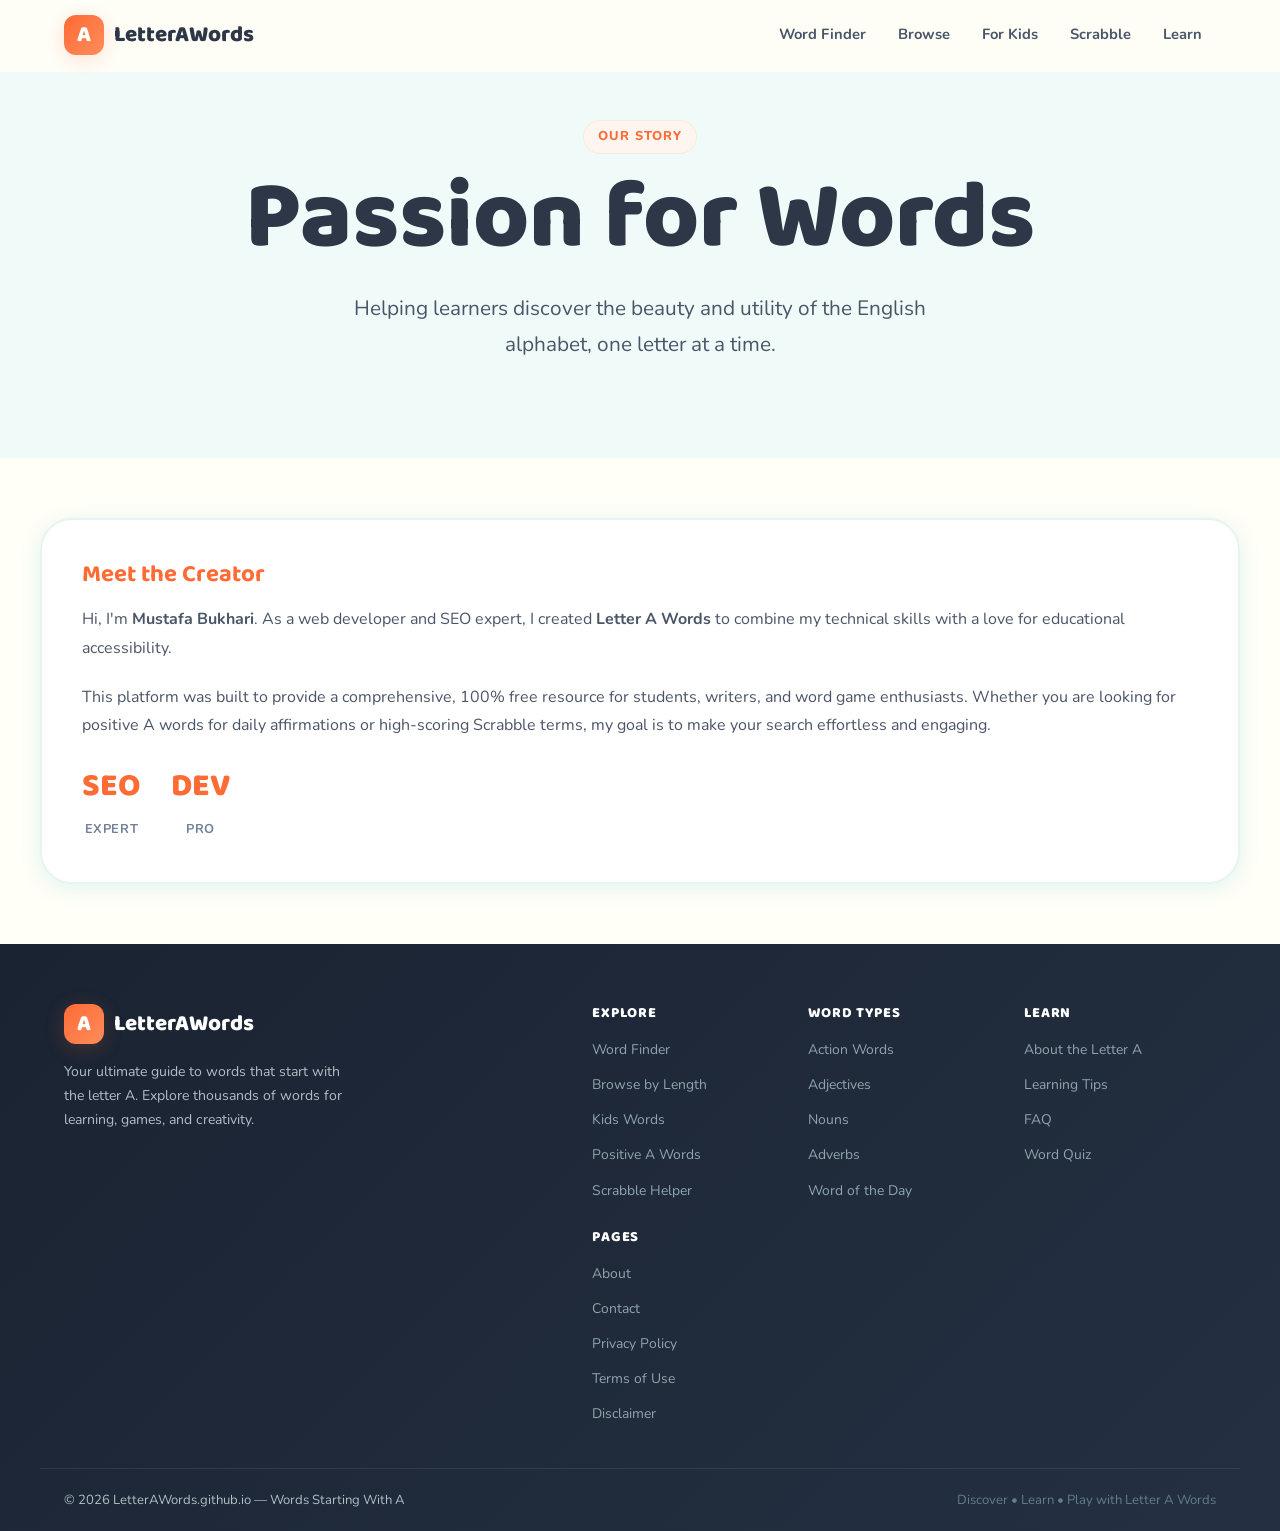
<file: about.html>
<!DOCTYPE html>
<html lang="en">
<head>
  <meta charset="UTF-8" />
  <meta name="viewport" content="width=device-width, initial-scale=1.0" />
  <title>About Us — Letter A Words</title>
  <link rel="stylesheet" href="css/style.css" />
  <link rel="icon" type="image/png" sizes="32x32" href="/favicon.png">
  <style>
    /* Prevent content from being hidden behind headers */
    .about-hero { 
      padding: 120px 0 60px; 
      background: var(--bg2); 
      text-align: center; 
    }
    
    .about-content { padding: 60px 0; }
    
    .profile-card { 
      display: flex; 
      gap: 40px; 
      align-items: center; 
      background: var(--surface); 
      padding: 40px; 
      border-radius: var(--radius-xl); 
      border: 2px solid var(--border);
      box-shadow: var(--shadow);
      opacity: 1 !important; /* Forces visibility */
    }
    
    .profile-text h2 { color: var(--primary); margin-bottom: 15px; }
    .profile-text p { color: var(--text2); margin-bottom: 20px; line-height: 1.8; text-align: left; }
    
    .stat-item { text-align: center; }

    @media (max-width: 768px) {
      .profile-card { flex-direction: column; text-align: center; padding: 30px 20px; }
      .profile-text p { text-align: center; }
      .about-hero { padding-top: 100px; }
    }
  </style>
</head>
<body>
  <header id="site-header" role="banner"></header>

  <section class="about-hero">
    <div class="container">
      <div class="section-tag">Our Story</div>
      <h1 class="hero-title">Passion for <span class="highlight">Words</span></h1>
      <p class="hero-subtitle">Helping learners discover the beauty and utility of the English alphabet, one letter at a time.</p>
    </div>
  </section>

  <main class="about-content container">
    <!-- Removed animate-on-scroll to prevent blank page issues -->
    <div class="profile-card">
      <div class="profile-text">
        <h2>Meet the Creator</h2>
        <p>Hi, I'm <strong>Mustafa Bukhari</strong>. As a web developer and SEO expert, I created <strong>Letter A Words</strong> to combine my technical skills with a love for educational accessibility.</p>
        <p>This platform was built to provide a comprehensive, 100% free resource for students, writers, and word game enthusiasts. Whether you are looking for positive A words for daily affirmations or high-scoring Scrabble terms, my goal is to make your search effortless and engaging.</p>
        
        <div class="hero-stats" style="justify-content: flex-start; margin-top: 20px; display: flex; gap: 30px;">
          <div class="stat-item">
            <span class="stat-num" style="display:block; font-weight:900; color:var(--primary);">SEO</span>
            <span class="stat-label">Expert</span>
          </div>
          <div class="stat-item">
            <span class="stat-num" style="display:block; font-weight:900; color:var(--primary);">DEV</span>
            <span class="stat-label">Pro</span>
          </div>
        </div>
      </div>
    </div>
  </main>

  <footer id="site-footer" role="contentinfo"></footer>
  
  <script src="components/header.js"></script>
  <script src="components/footer.js"></script>
  <script src="js/app.js"></script>
</body>
</html>
</file>
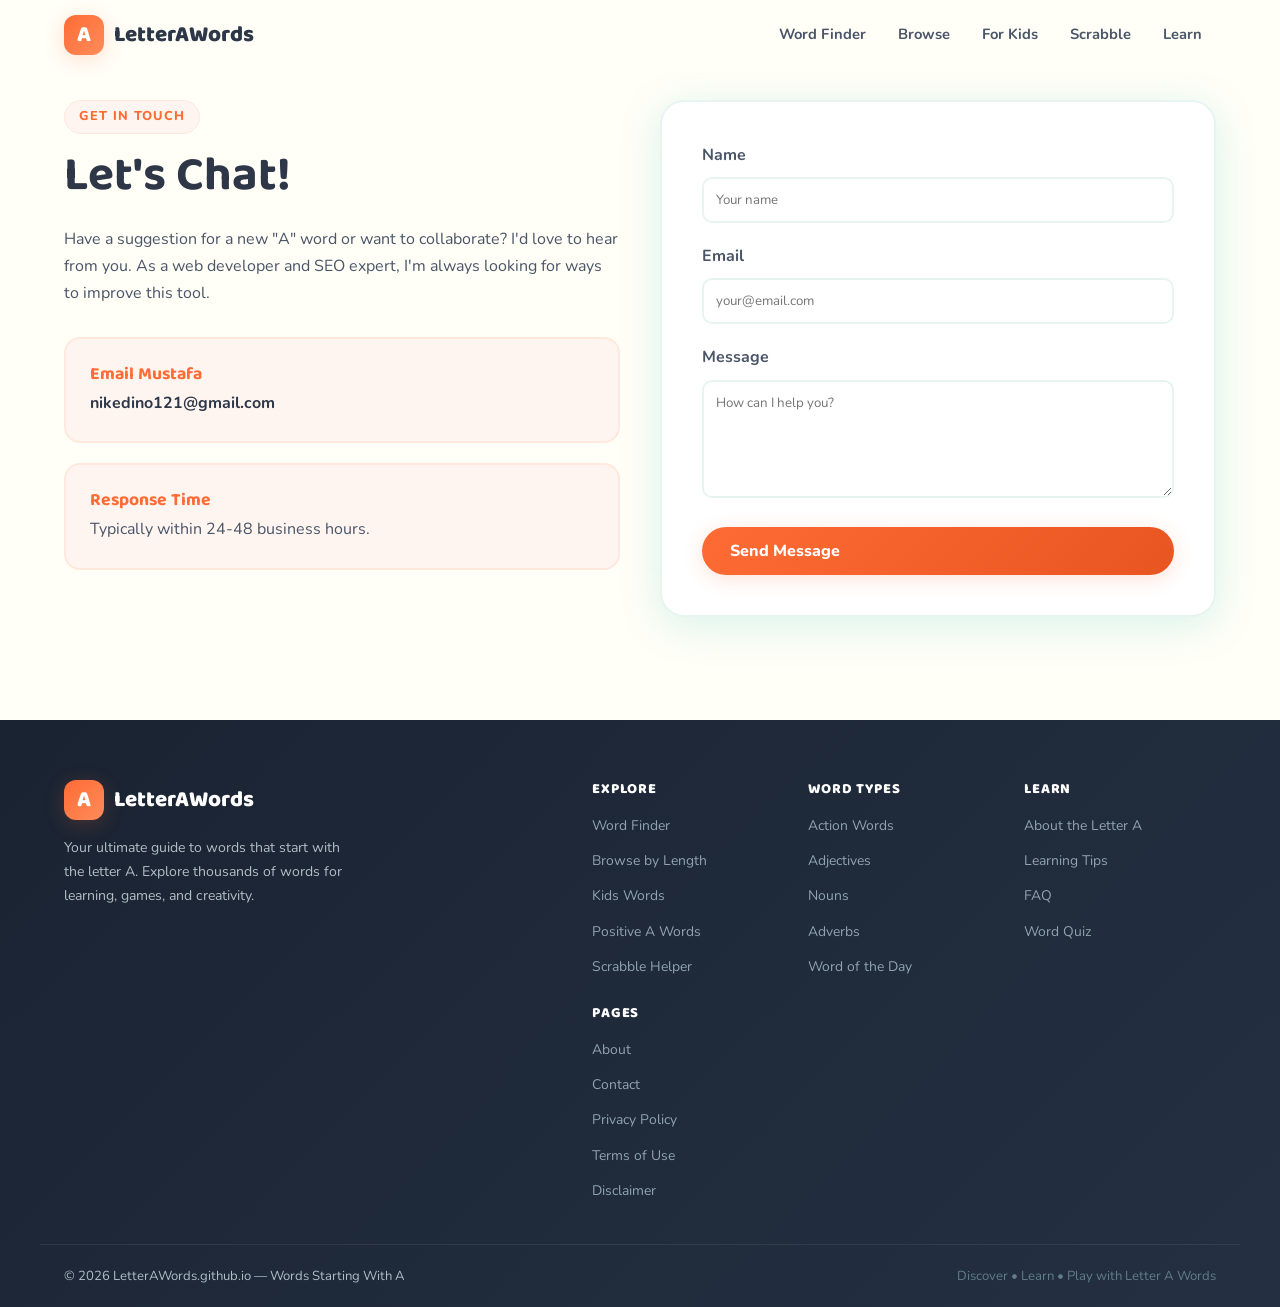
<file: contact.html>
<!DOCTYPE html>
<html lang="en">
<head>
  <meta charset="UTF-8" />
  <meta name="viewport" content="width=device-width, initial-scale=1.0" />
  <title>Contact Us — Letter A Words</title>
  <link rel="stylesheet" href="css/style.css" />
  <link rel="icon" type="image/png" sizes="32x32" href="/favicon.png">
  <style>
    /* Ensure the main container is visible and not hidden behind fixed headers */
    main.container { 
      min-height: 80vh; 
      display: block !important; 
    }
    
    .contact-container { 
      padding: 100px 0 80px; 
      display: grid; 
      grid-template-columns: 1fr 1fr; 
      gap: 40px; 
      opacity: 1 !important; /* Ensure visibility */
    }

    .contact-info h1 { font-size: 3rem; margin-bottom: 20px; color: var(--text); }
    .contact-info p { color: var(--text2); margin-bottom: 30px; }
    
    .info-box { 
      background: var(--bg3); 
      padding: 24px; 
      border-radius: var(--radius); 
      border: 2px solid var(--border2);
      margin-bottom: 20px;
    }
    
    .info-box h3 { font-size: 1.1rem; color: var(--primary); margin-bottom: 5px; }
    .info-box a { font-weight: 700; color: var(--text); text-decoration: none; }
    
    .contact-form { 
      background: var(--surface); 
      padding: 40px; 
      border-radius: var(--radius-lg); 
      border: 2px solid var(--border);
      box-shadow: var(--shadow-lg);
    }
    
    .form-group { margin-bottom: 20px; text-align: left; }
    .form-group label { display: block; margin-bottom: 8px; font-weight: 700; color: var(--text2); }
    .form-group input, .form-group textarea { 
      width: 100%; 
      padding: 12px; 
      border: 2px solid var(--border); 
      border-radius: var(--radius-sm);
      outline: none;
      font-family: inherit;
      box-sizing: border-box; /* Prevents input overflow */
    }

    @media (max-width: 900px) {
      .contact-container { grid-template-columns: 1fr; padding-top: 60px; }
      .contact-info h1 { font-size: 2.2rem; }
    }
  </style>
</head>
<body>
  <header id="site-header" role="banner"></header>

  <main class="container">
    <div class="contact-container">
      <div class="contact-info">
        <div class="section-tag">Get in Touch</div>
        <h1>Let's Chat!</h1>
        <p>Have a suggestion for a new "A" word or want to collaborate? I'd love to hear from you. As a web developer and SEO expert, I'm always looking for ways to improve this tool.</p>
        
        <div class="info-box">
          <h3>Email Mustafa</h3>
          <a href="mailto:nikedino121@gmail.com">nikedino121@gmail.com</a>
        </div>
        
        <div class="info-box">
          <h3>Response Time</h3>
          <p style="margin-bottom:0">Typically within 24-48 business hours.</p>
        </div>
      </div>

      <div class="contact-form">
        <form action="#">
          <div class="form-group">
            <label for="name">Name</label>
            <input type="text" id="name" placeholder="Your name" required />
          </div>
          <div class="form-group">
            <label for="email">Email</label>
            <input type="email" id="email" placeholder="your@email.com" required />
          </div>
          <div class="form-group">
            <label for="message">Message</label>
            <textarea id="message" rows="5" placeholder="How can I help you?" required></textarea>
          </div>
          <button type="submit" class="btn-primary" style="width:100%; cursor:pointer;">Send Message</button>
        </form>
      </div>
    </div>
  </main>

  <footer id="site-footer" role="contentinfo"></footer>

  <script src="components/header.js"></script>
  <script src="components/footer.js"></script>
  <script src="js/app.js"></script>  
</body>
</html>
</file>
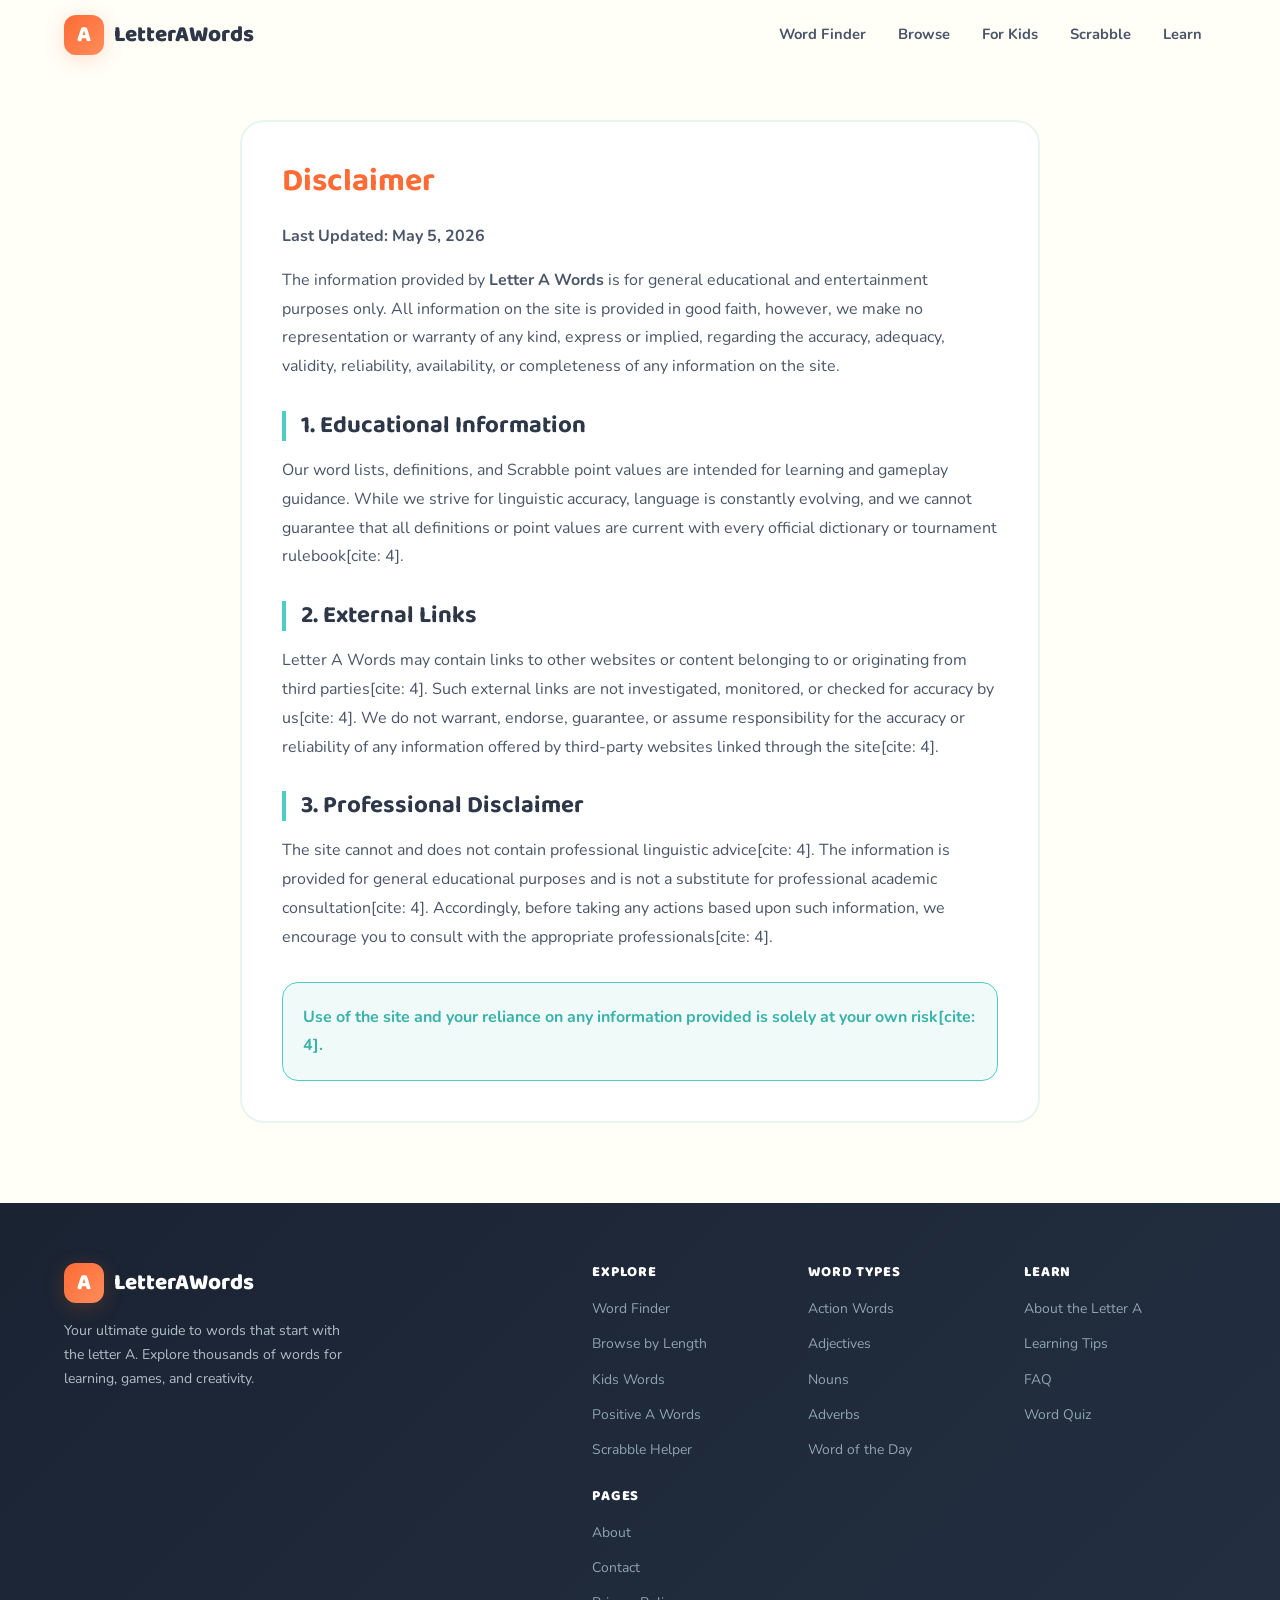
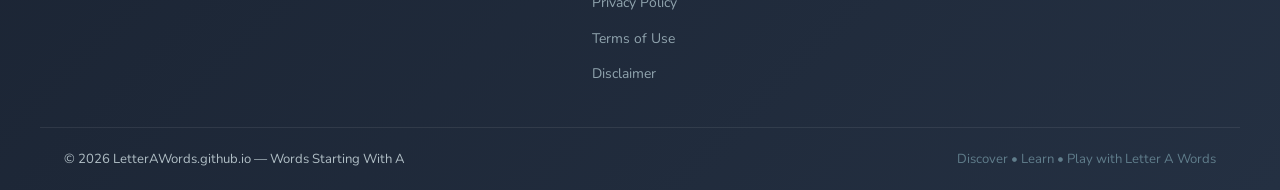
<file: disclaimer.html>
<!DOCTYPE html>
<html lang="en">
<head>
  <meta charset="UTF-8" />
  <meta name="viewport" content="width=device-width, initial-scale=1.0" />
  <title>Disclaimer — Letter A Words</title>
  <link rel="stylesheet" href="css/style.css" />
  <link rel="icon" type="image/png" sizes="32x32" href="/favicon.png">
  <style>
    /* Ensure content is visible and spaced below the header */
    .legal-content { 
      padding: 120px 0 80px; 
      max-width: 800px; 
      margin: 0 auto; 
    }
    
    .legal-card { 
      background: var(--surface); 
      padding: 40px; 
      border-radius: var(--radius-lg); 
      border: 2px solid var(--border);
      opacity: 1 !important; /* Force visibility */
    }
    
    .legal-card h1 { color: var(--primary); margin-bottom: 20px; text-align: left; }
    .legal-card h2 { 
      margin: 30px 0 15px; 
      font-size: 1.5rem; 
      color: var(--text); 
      border-left: 4px solid var(--secondary); 
      padding-left: 15px; 
      text-align: left;
    }
    
    .legal-card p { margin-bottom: 15px; color: var(--text2); line-height: 1.8; text-align: left; }
    
    .disclaimer-box { 
      background: var(--bg2); 
      padding: 20px; 
      border-radius: var(--radius); 
      border: 1px solid var(--secondary); 
      margin-top: 30px; 
    }

    @media (max-width: 768px) {
      .legal-content { padding-top: 100px; }
      .legal-card { padding: 30px 20px; }
    }
  </style>
</head>
<body>
  <!-- Injected Header -->
  <header id="site-header" role="banner"></header>

  <main class="legal-content container">
    <!-- Removed animate-on-scroll to ensure content is visible immediately -->
    <div class="legal-card">
      <h1>Disclaimer</h1>
      <p><strong>Last Updated: May 5, 2026</strong></p>
      
      <p>The information provided by <strong>Letter A Words</strong> is for general educational and entertainment purposes only. All information on the site is provided in good faith, however, we make no representation or warranty of any kind, express or implied, regarding the accuracy, adequacy, validity, reliability, availability, or completeness of any information on the site.</p>

      <h2>1. Educational Information</h2>
      <p>Our word lists, definitions, and Scrabble point values are intended for learning and gameplay guidance. While we strive for linguistic accuracy, language is constantly evolving, and we cannot guarantee that all definitions or point values are current with every official dictionary or tournament rulebook[cite: 4].</p>

      <h2>2. External Links</h2>
      <p>Letter A Words may contain links to other websites or content belonging to or originating from third parties[cite: 4]. Such external links are not investigated, monitored, or checked for accuracy by us[cite: 4]. We do not warrant, endorse, guarantee, or assume responsibility for the accuracy or reliability of any information offered by third-party websites linked through the site[cite: 4].</p>

      <h2>3. Professional Disclaimer</h2>
      <p>The site cannot and does not contain professional linguistic advice[cite: 4]. The information is provided for general educational purposes and is not a substitute for professional academic consultation[cite: 4]. Accordingly, before taking any actions based upon such information, we encourage you to consult with the appropriate professionals[cite: 4].</p>

      <div class="disclaimer-box">
        <p style="margin-bottom:0; font-weight:700; color:var(--secondary-dark);">
          Use of the site and your reliance on any information provided is solely at your own risk[cite: 4].
        </p>
      </div>
    </div>
  </main>

  <!-- Injected Footer -->
  <footer id="site-footer" role="contentinfo"></footer>

  <script src="components/header.js"></script>
  <script src="components/footer.js"></script>
  <script src="js/app.js"></script>
</body>
</html>
</file>
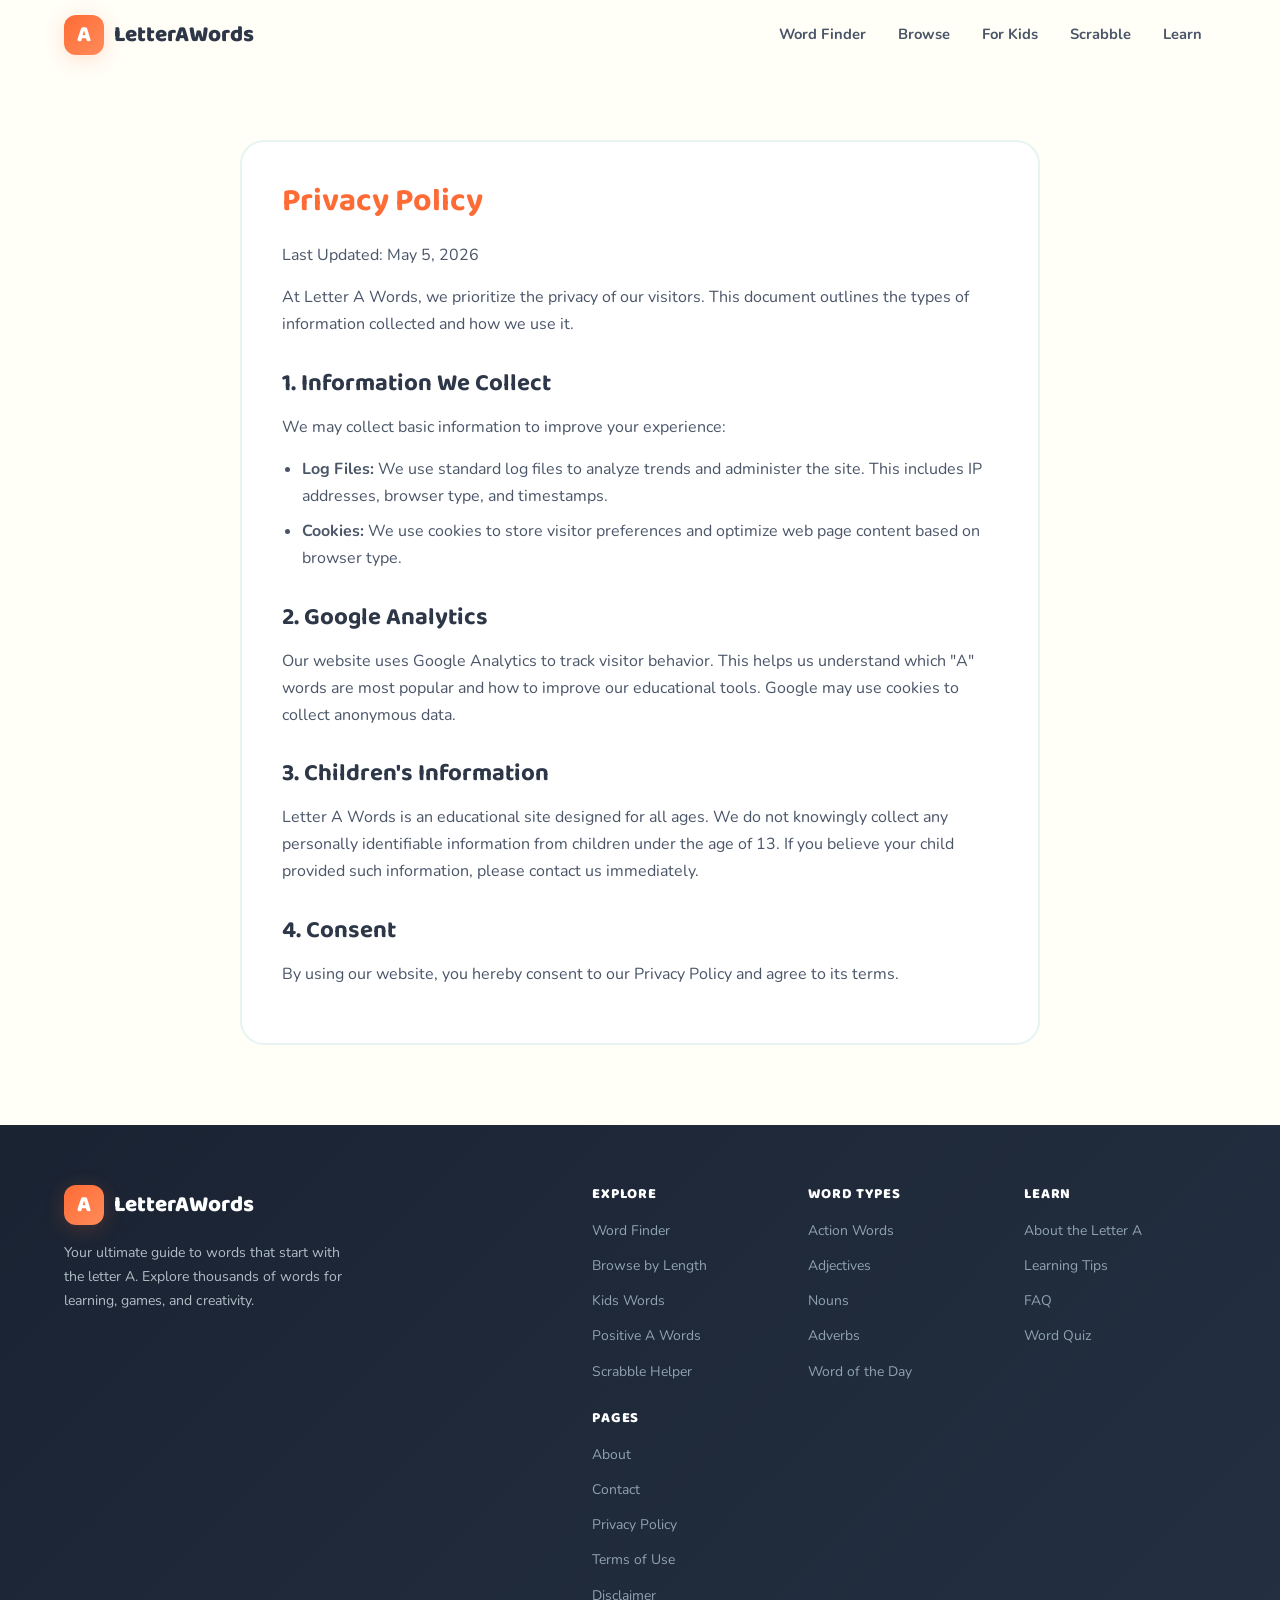
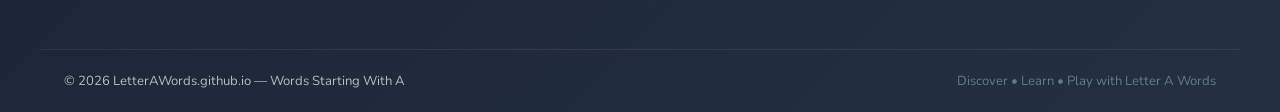
<file: privacy.html>
<!DOCTYPE html>
<html lang="en">
<head>
  <meta charset="UTF-8" />
  <meta name="viewport" content="width=device-width, initial-scale=1.0" />
  <title>Privacy Policy — Letter A Words</title>
  <link rel="stylesheet" href="css/style.css" />
  <link rel="icon" type="image/png" sizes="32x32" href="/favicon.png">
  <style>
    .legal-content { padding: 140px 0 80px; max-width: 800px; margin: 0 auto; }
    .legal-card { background: var(--surface); padding: 40px; border-radius: var(--radius-lg); border: 2px solid var(--border); }
    .legal-card h1 { color: var(--primary); margin-bottom: 20px; }
    .legal-card h2 { margin: 30px 0 15px; font-size: 1.5rem; color: var(--text); }
    .legal-card p { margin-bottom: 15px; color: var(--text2); }
    .legal-card ul { margin-bottom: 20px; padding-left: 20px; list-style: disc; color: var(--text2); }
    .legal-card li { margin-bottom: 8px; }
  </style>
</head>
<body>
  <header id="site-header" role="banner"></header>

  <main class="legal-content container">
    <div class="legal-card">
      <h1>Privacy Policy</h1>
      <p>Last Updated: May 5, 2026</p>
      
      <p>At Letter A Words, we prioritize the privacy of our visitors. This document outlines the types of information collected and how we use it.</p>

      <h2>1. Information We Collect</h2>
      <p>We may collect basic information to improve your experience:</p>
      <ul>
        <li><strong>Log Files:</strong> We use standard log files to analyze trends and administer the site. This includes IP addresses, browser type, and timestamps.</li>
        <li><strong>Cookies:</strong> We use cookies to store visitor preferences and optimize web page content based on browser type.</li>
      </ul>

      <h2>2. Google Analytics</h2>
      <p>Our website uses Google Analytics to track visitor behavior. This helps us understand which "A" words are most popular and how to improve our educational tools. Google may use cookies to collect anonymous data.</p>

      <h2>3. Children's Information</h2>
      <p>Letter A Words is an educational site designed for all ages. We do not knowingly collect any personally identifiable information from children under the age of 13. If you believe your child provided such information, please contact us immediately.</p>

      <h2>4. Consent</h2>
      <p>By using our website, you hereby consent to our Privacy Policy and agree to its terms.</p>
    </div>
  </main>

  <footer id="site-footer" role="contentinfo"></footer>
  <script src="components/header.js"></script>
  <script src="components/footer.js"></script>
  <script src="js/app.js"></script>
</body>
</html>
</file>
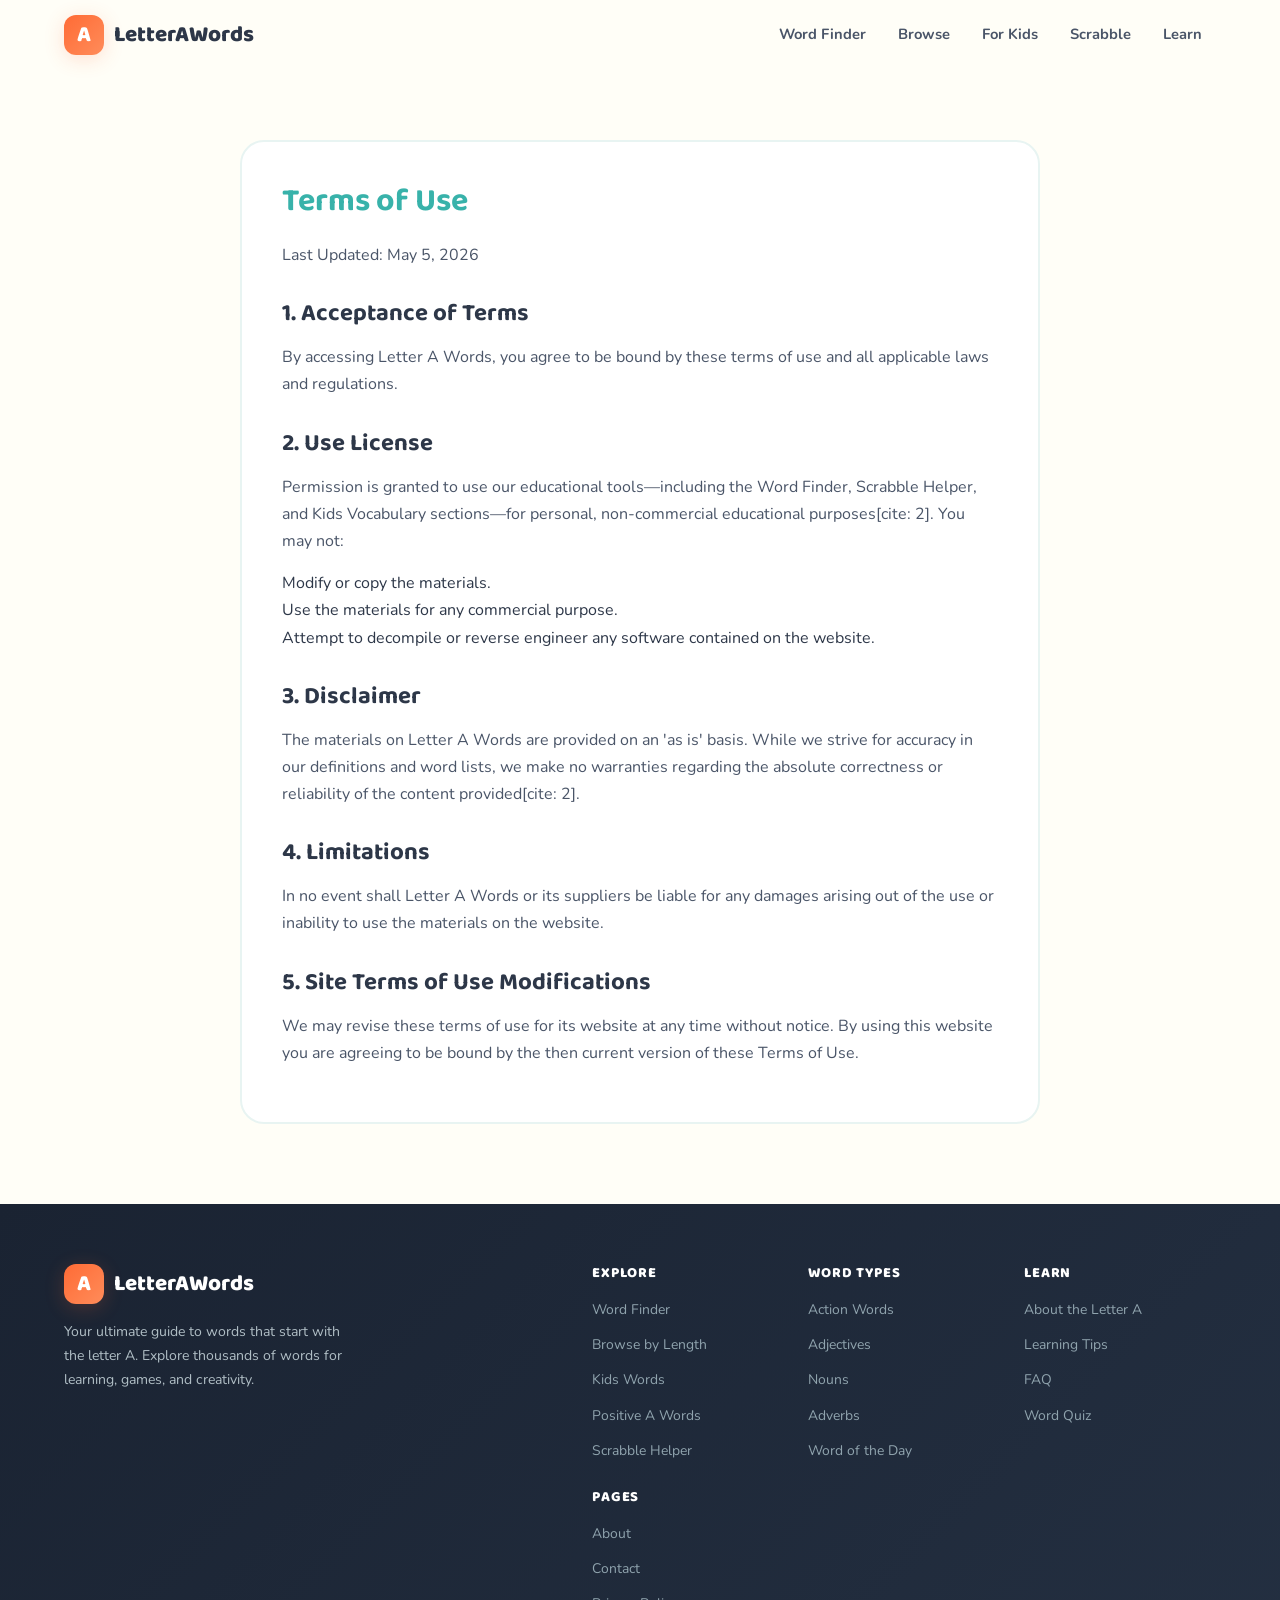
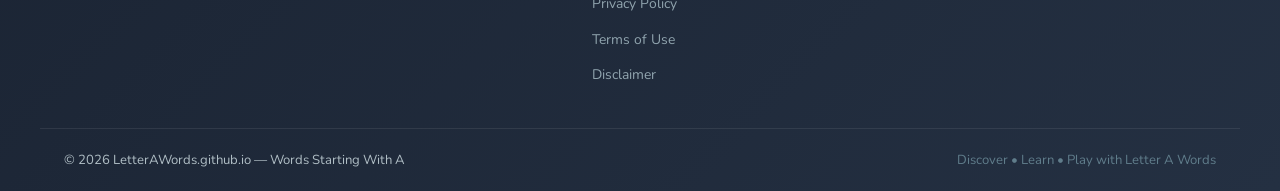
<file: terms.html>
<!DOCTYPE html>
<html lang="en">
<head>
  <meta charset="UTF-8" />
  <meta name="viewport" content="width=device-width, initial-scale=1.0" />
  <title>Terms of Use — Letter A Words</title>
  <link rel="stylesheet" href="css/style.css" />
  <link rel="icon" type="image/png" sizes="32x32" href="/favicon.png">
  <style>
    .legal-content { padding: 140px 0 80px; max-width: 800px; margin: 0 auto; }
    .legal-card { background: var(--surface); padding: 40px; border-radius: var(--radius-lg); border: 2px solid var(--border); }
    .legal-card h1 { color: var(--secondary-dark); margin-bottom: 20px; }
    .legal-card h2 { margin: 30px 0 15px; font-size: 1.5rem; color: var(--text); }
    .legal-card p { margin-bottom: 15px; color: var(--text2); }
  </style>
</head>
<body>
  <header id="site-header" role="banner"></header>

  <main class="legal-content container">
    <div class="legal-card">
      <h1>Terms of Use</h1>
      <p>Last Updated: May 5, 2026</p>

      <h2>1. Acceptance of Terms</h2>
      <p>By accessing Letter A Words, you agree to be bound by these terms of use and all applicable laws and regulations.</p>

      <h2>2. Use License</h2>
      <p>Permission is granted to use our educational tools—including the Word Finder, Scrabble Helper, and Kids Vocabulary sections—for personal, non-commercial educational purposes[cite: 2]. You may not:</p>
      <ul>
        <li>Modify or copy the materials.</li>
        <li>Use the materials for any commercial purpose.</li>
        <li>Attempt to decompile or reverse engineer any software contained on the website.</li>
      </ul>

      <h2>3. Disclaimer</h2>
      <p>The materials on Letter A Words are provided on an 'as is' basis. While we strive for accuracy in our definitions and word lists, we make no warranties regarding the absolute correctness or reliability of the content provided[cite: 2].</p>

      <h2>4. Limitations</h2>
      <p>In no event shall Letter A Words or its suppliers be liable for any damages arising out of the use or inability to use the materials on the website.</p>

      <h2>5. Site Terms of Use Modifications</h2>
      <p>We may revise these terms of use for its website at any time without notice. By using this website you are agreeing to be bound by the then current version of these Terms of Use.</p>
    </div>
  </main>

  <footer id="site-footer" role="contentinfo"></footer>
  <script src="components/header.js"></script>
  <script src="components/footer.js"></script>
  <script src="js/app.js"></script>
</body>
</html>
</file>
<file: css/style.css>
/* =====================================================
   Letter A Words — Main Stylesheet
   letterawords.github.io
   Educational · Bright · Animated
   ===================================================== */

@import url('https://fonts.googleapis.com/css2?family=Nunito:wght@400;600;700;800;900&family=Baloo+2:wght@400;500;600;700;800&display=swap');

/* ── CSS Variables ─────────────────────────────────── */
:root {
  --primary: #FF6B35;
  --primary-light: #FF8C5A;
  --primary-dark: #E85520;
  --secondary: #4ECDC4;
  --secondary-dark: #38B2AA;
  --accent: #FFE66D;
  --accent2: #A8EDEA;
  --purple: #C77DFF;
  --green: #52D17C;
  --blue: #4A90D9;
  --pink: #FF6B9D;

  --bg: #FFFEF7;
  --bg2: #F0FBF9;
  --bg3: #FFF5F0;
  --surface: #FFFFFF;
  --surface2: #F8FFFE;

  --text: #2D3748;
  --text2: #4A5568;
  --text3: #718096;
  --text-light: #A0AEC0;

  --border: #E8F4F2;
  --border2: #FFE8DC;

  --shadow-sm: 0 2px 8px rgba(78, 205, 196, 0.12);
  --shadow: 0 4px 20px rgba(78, 205, 196, 0.18);
  --shadow-lg: 0 8px 40px rgba(78, 205, 196, 0.22);
  --shadow-orange: 0 4px 20px rgba(255, 107, 53, 0.2);

  --radius: 16px;
  --radius-sm: 10px;
  --radius-lg: 24px;
  --radius-xl: 32px;

  --font-display: 'Baloo 2', cursive;
  --font-body: 'Nunito', sans-serif;

  --transition: 0.25s ease;
  --transition-slow: 0.4s cubic-bezier(0.34, 1.56, 0.64, 1);
}

/* ── Reset & Base ─────────────────────────────────── */
*, *::before, *::after { box-sizing: border-box; margin: 0; padding: 0; }

html { scroll-behavior: smooth; font-size: 16px; }

body {
  font-family: var(--font-body);
  background: var(--bg);
  color: var(--text);
  line-height: 1.7;
  overflow-x: hidden;
}

/* Scrollbar */
::-webkit-scrollbar { width: 8px; }
::-webkit-scrollbar-track { background: var(--bg2); }
::-webkit-scrollbar-thumb { background: var(--secondary); border-radius: 4px; }
::-webkit-scrollbar-thumb:hover { background: var(--secondary-dark); }

h1, h2, h3, h4, h5 { font-family: var(--font-display); line-height: 1.25; }
a { text-decoration: none; color: inherit; }
img { max-width: 100%; }
ul { list-style: none; }
button, input, select, textarea { font-family: var(--font-body); }

.container {
  max-width: 1200px;
  margin: 0 auto;
  padding: 0 24px;
}

/* ── Header ────────────────────────────────────────── */
#site-header {
  position: fixed;
  top: 0; left: 0; right: 0;
  z-index: 1000;
  background: rgba(255, 254, 247, 0.92);
  backdrop-filter: blur(12px);
  border-bottom: 2px solid transparent;
  transition: all 0.3s ease;
}
#site-header.scrolled {
  border-bottom-color: var(--border);
  box-shadow: 0 2px 20px rgba(78, 205, 196, 0.12);
}
.header-inner {
  max-width: 1200px;
  margin: 0 auto;
  padding: 0 24px;
  height: 70px;
  display: flex;
  align-items: center;
  gap: 32px;
}
.logo {
  display: flex;
  align-items: center;
  gap: 10px;
  font-family: var(--font-display);
  font-size: 1.4rem;
  font-weight: 800;
  color: var(--text);
}
.logo-letter {
  width: 40px; height: 40px;
  background: linear-gradient(135deg, var(--primary), var(--primary-light));
  color: white;
  border-radius: 12px;
  display: flex; align-items: center; justify-content: center;
  font-size: 1.4rem;
  font-weight: 900;
  box-shadow: var(--shadow-orange);
  animation: logoFloat 3s ease-in-out infinite;
}
@keyframes logoFloat {
  0%, 100% { transform: translateY(0); }
  50% { transform: translateY(-3px); }
}
.logo-text { color: var(--text); }
.logo:hover .logo-letter { transform: rotate(-5deg) scale(1.1); transition: transform 0.3s; }

.main-nav { margin-left: auto; }
.main-nav ul { display: flex; gap: 4px; }
.main-nav a {
  padding: 8px 14px;
  border-radius: var(--radius-sm);
  font-weight: 700;
  font-size: 0.92rem;
  color: var(--text2);
  transition: all var(--transition);
  position: relative;
}
.main-nav a::after {
  content: '';
  position: absolute;
  bottom: 4px; left: 14px; right: 14px;
  height: 2px;
  background: var(--primary);
  border-radius: 2px;
  transform: scaleX(0);
  transition: transform var(--transition);
}
.main-nav a:hover { color: var(--primary); background: var(--bg3); }
.main-nav a:hover::after { transform: scaleX(1); }

.nav-toggle {
  display: none;
  flex-direction: column;
  gap: 5px;
  background: none;
  border: none;
  cursor: pointer;
  padding: 6px;
  margin-left: auto;
}
.nav-toggle span {
  display: block;
  width: 24px; height: 3px;
  background: var(--text);
  border-radius: 2px;
  transition: all 0.3s;
}
.nav-toggle.active span:nth-child(1) { transform: rotate(45deg) translate(5px, 6px); }
.nav-toggle.active span:nth-child(2) { opacity: 0; }
.nav-toggle.active span:nth-child(3) { transform: rotate(-45deg) translate(5px, -6px); }

/* ── Hero Section ──────────────────────────────────── */
#hero {
  padding: 140px 0 80px;
  background: linear-gradient(135deg, #FFFEF7 0%, #F0FBF9 50%, #FFF5F0 100%);
  position: relative;
  overflow: hidden;
  text-align: center;
}
#hero::before {
  content: '';
  position: absolute;
  top: -80px; right: -80px;
  width: 400px; height: 400px;
  background: radial-gradient(circle, rgba(255,107,53,0.08) 0%, transparent 70%);
  border-radius: 50%;
  animation: pulse 6s ease-in-out infinite;
}
#hero::after {
  content: '';
  position: absolute;
  bottom: -60px; left: -60px;
  width: 300px; height: 300px;
  background: radial-gradient(circle, rgba(78,205,196,0.1) 0%, transparent 70%);
  border-radius: 50%;
  animation: pulse 5s ease-in-out infinite reverse;
}
@keyframes pulse {
  0%, 100% { transform: scale(1); opacity: 0.6; }
  50% { transform: scale(1.1); opacity: 1; }
}

.hero-badge {
  display: inline-flex;
  align-items: center;
  gap: 6px;
  background: rgba(255,107,53,0.1);
  color: var(--primary);
  padding: 6px 16px;
  border-radius: 99px;
  font-size: 0.85rem;
  font-weight: 700;
  margin-bottom: 24px;
  border: 1.5px solid rgba(255,107,53,0.2);
  animation: fadeSlideDown 0.6s ease both;
}
.hero-badge .badge-dot {
  width: 8px; height: 8px;
  background: var(--primary);
  border-radius: 50%;
  animation: blink 2s ease-in-out infinite;
}
@keyframes blink { 0%,100%{opacity:1} 50%{opacity:0.3} }

.hero-title {
  font-size: clamp(3rem, 8vw, 6rem);
  font-weight: 900;
  line-height: 1.1;
  margin-bottom: 20px;
  animation: fadeSlideDown 0.7s 0.1s ease both;
}
.hero-title .letter-a-big {
  display: inline-block;
  background: linear-gradient(135deg, var(--primary), var(--purple));
  -webkit-background-clip: text;
  -webkit-text-fill-color: transparent;
  background-clip: text;
  animation: colorShift 4s ease-in-out infinite;
}
@keyframes colorShift {
  0%, 100% { filter: hue-rotate(0deg); }
  50% { filter: hue-rotate(20deg); }
}
.hero-subtitle {
  font-size: clamp(1.05rem, 2vw, 1.3rem);
  color: var(--text2);
  max-width: 600px;
  margin: 0 auto 36px;
  animation: fadeSlideDown 0.8s 0.2s ease both;
}

/* Hero Quick Search */
.hero-search {
  display: flex;
  align-items: center;
  max-width: 560px;
  margin: 0 auto 40px;
  background: var(--surface);
  border-radius: 99px;
  padding: 6px;
  box-shadow: var(--shadow-lg), 0 0 0 3px rgba(78,205,196,0.1);
  animation: fadeSlideDown 0.9s 0.3s ease both;
  border: 2px solid var(--border);
  transition: box-shadow 0.3s;
}
.hero-search:focus-within {
  box-shadow: var(--shadow-lg), 0 0 0 4px rgba(78,205,196,0.25);
  border-color: var(--secondary);
}
.hero-search input {
  flex: 1;
  border: none;
  outline: none;
  background: none;
  padding: 10px 16px;
  font-size: 1.05rem;
  color: var(--text);
  font-weight: 600;
}
.hero-search input::placeholder { color: var(--text-light); font-weight: 400; }
.hero-search button {
  padding: 10px 26px;
  background: linear-gradient(135deg, var(--primary), var(--primary-dark));
  color: white;
  border: none;
  border-radius: 99px;
  font-size: 1rem;
  font-weight: 800;
  cursor: pointer;
  transition: all var(--transition-slow);
  box-shadow: var(--shadow-orange);
}
.hero-search button:hover { transform: scale(1.04); box-shadow: 0 6px 24px rgba(255,107,53,0.35); }

.hero-stats {
  display: flex;
  justify-content: center;
  gap: 32px;
  flex-wrap: wrap;
  animation: fadeSlideDown 1s 0.4s ease both;
}
.stat-item { text-align: center; }
.stat-num {
  font-family: var(--font-display);
  font-size: 2rem;
  font-weight: 900;
  color: var(--primary);
  display: block;
}
.stat-label {
  font-size: 0.8rem;
  color: var(--text3);
  font-weight: 700;
  text-transform: uppercase;
  letter-spacing: 0.05em;
}

/* Floating letters decoration */
.hero-floaters {
  position: absolute;
  top: 0; left: 0; right: 0; bottom: 0;
  pointer-events: none;
  overflow: hidden;
}
.floater {
  position: absolute;
  font-family: var(--font-display);
  font-weight: 900;
  color: rgba(78,205,196,0.08);
  font-size: clamp(3rem, 8vw, 8rem);
  animation: floatUp linear infinite;
  user-select: none;
}
@keyframes floatUp {
  from { transform: translateY(110%) rotate(0deg); opacity: 0; }
  10% { opacity: 1; }
  90% { opacity: 1; }
  to { transform: translateY(-110%) rotate(15deg); opacity: 0; }
}

/* ── Section Shared Styles ─────────────────────────── */
section { padding: 80px 0; }
.section-header {
  text-align: center;
  margin-bottom: 52px;
}
.section-tag {
  display: inline-block;
  background: var(--bg3);
  color: var(--primary);
  padding: 5px 14px;
  border-radius: 99px;
  font-size: 0.8rem;
  font-weight: 800;
  text-transform: uppercase;
  letter-spacing: 0.08em;
  margin-bottom: 12px;
  border: 1.5px solid var(--border2);
}
.section-title {
  font-size: clamp(2rem, 4vw, 2.8rem);
  font-weight: 900;
  color: var(--text);
  margin-bottom: 14px;
}
.section-title .highlight {
  color: var(--primary);
  position: relative;
}
.section-title .highlight::after {
  content: '';
  position: absolute;
  left: 0; right: 0;
  bottom: -3px;
  height: 4px;
  background: linear-gradient(90deg, var(--primary), var(--accent));
  border-radius: 2px;
}
.section-desc {
  font-size: 1.05rem;
  color: var(--text2);
  max-width: 560px;
  margin: 0 auto;
}

/* ── Word Finder Section ───────────────────────────── */
#finder { background: var(--bg2); }

.finder-controls {
  display: flex;
  gap: 12px;
  flex-wrap: wrap;
  margin-bottom: 28px;
  align-items: center;
}
.search-wrapper {
  flex: 1;
  min-width: 240px;
  position: relative;
}
.search-wrapper input {
  width: 100%;
  padding: 14px 50px 14px 20px;
  border: 2px solid var(--border);
  border-radius: var(--radius);
  font-size: 1rem;
  background: var(--surface);
  color: var(--text);
  font-weight: 600;
  transition: border-color 0.25s;
  outline: none;
}
.search-wrapper input:focus { border-color: var(--secondary); box-shadow: 0 0 0 3px rgba(78,205,196,0.12); }
.search-wrapper .search-icon {
  position: absolute;
  right: 16px; top: 50%;
  transform: translateY(-50%);
  color: var(--text3);
  font-size: 1.2rem;
}
.filter-btn {
  padding: 12px 20px;
  border: 2px solid var(--border);
  border-radius: var(--radius);
  background: var(--surface);
  color: var(--text2);
  font-size: 0.9rem;
  font-weight: 700;
  cursor: pointer;
  transition: all var(--transition);
}
.filter-btn:hover, .filter-btn.active {
  background: var(--primary);
  border-color: var(--primary);
  color: white;
}

.length-tabs {
  display: flex;
  gap: 8px;
  flex-wrap: wrap;
  margin-bottom: 28px;
}
.length-tab {
  padding: 8px 16px;
  border-radius: 99px;
  border: 2px solid var(--border);
  background: var(--surface);
  font-weight: 700;
  font-size: 0.85rem;
  cursor: pointer;
  transition: all var(--transition);
  color: var(--text2);
}
.length-tab:hover { border-color: var(--secondary); color: var(--secondary-dark); }
.length-tab.active {
  background: var(--secondary);
  border-color: var(--secondary);
  color: white;
}

.words-grid {
  display: grid;
  grid-template-columns: repeat(auto-fill, minmax(240px, 1fr));
  gap: 16px;
}
.word-card {
  background: var(--surface);
  border-radius: var(--radius);
  padding: 20px;
  border: 2px solid var(--border);
  transition: all var(--transition-slow);
  cursor: pointer;
  position: relative;
  overflow: hidden;
}
.word-card::before {
  content: '';
  position: absolute;
  top: 0; left: 0;
  width: 4px;
  height: 100%;
  background: var(--secondary);
  transform: scaleY(0);
  transform-origin: top;
  transition: transform var(--transition);
}
.word-card:hover { border-color: var(--secondary); transform: translateY(-3px); box-shadow: var(--shadow); }
.word-card:hover::before { transform: scaleY(1); }
.word-card .wc-word {
  font-family: var(--font-display);
  font-size: 1.5rem;
  font-weight: 800;
  color: var(--primary);
  margin-bottom: 4px;
}
.word-card .wc-pos {
  display: inline-block;
  background: var(--bg3);
  color: var(--primary-dark);
  padding: 2px 10px;
  border-radius: 99px;
  font-size: 0.72rem;
  font-weight: 700;
  text-transform: uppercase;
  letter-spacing: 0.05em;
  margin-bottom: 8px;
}
.word-card .wc-def {
  font-size: 0.88rem;
  color: var(--text2);
  line-height: 1.5;
}

/* No results */
.no-results {
  text-align: center;
  padding: 60px 20px;
  color: var(--text3);
  grid-column: 1 / -1;
}
.no-results .nr-emoji { font-size: 3rem; margin-bottom: 12px; }
.no-results p { font-size: 1.1rem; font-weight: 600; }

/* Pagination */
.pagination {
  display: flex;
  justify-content: center;
  gap: 8px;
  margin-top: 32px;
  flex-wrap: wrap;
}
.page-btn {
  width: 40px; height: 40px;
  border-radius: 10px;
  border: 2px solid var(--border);
  background: var(--surface);
  cursor: pointer;
  font-weight: 700;
  color: var(--text2);
  transition: all var(--transition);
  font-size: 0.9rem;
}
.page-btn:hover { border-color: var(--secondary); color: var(--secondary-dark); }
.page-btn.active { background: var(--primary); border-color: var(--primary); color: white; }
.page-btn:disabled { opacity: 0.4; cursor: not-allowed; }

/* ── Browse by Length ──────────────────────────────── */
#browse { background: var(--bg); }

.browse-grid {
  display: grid;
  grid-template-columns: repeat(auto-fill, minmax(140px, 1fr));
  gap: 16px;
  margin-bottom: 40px;
}
.length-card {
  background: var(--surface);
  border-radius: var(--radius);
  padding: 24px 16px;
  text-align: center;
  border: 2px solid var(--border);
  cursor: pointer;
  transition: all var(--transition-slow);
}
.length-card:hover, .length-card.selected {
  border-color: var(--primary);
  background: var(--bg3);
  transform: translateY(-4px);
  box-shadow: var(--shadow-orange);
}
.length-card .lc-num {
  font-family: var(--font-display);
  font-size: 2.4rem;
  font-weight: 900;
  color: var(--primary);
  line-height: 1;
}
.length-card .lc-label { font-size: 0.8rem; color: var(--text3); font-weight: 700; }
.length-card .lc-count { font-size: 0.75rem; color: var(--secondary-dark); font-weight: 600; margin-top: 4px; }

.browse-results { display: none; }
.browse-results.active { display: block; animation: fadeIn 0.4s ease; }

/* ── Word of the Day ───────────────────────────────── */
#wotd { background: linear-gradient(135deg, var(--bg3), var(--bg2)); }

.wotd-card {
  max-width: 700px;
  margin: 0 auto;
  background: var(--surface);
  border-radius: var(--radius-xl);
  padding: 48px;
  text-align: center;
  box-shadow: var(--shadow-lg);
  border: 2px solid var(--border2);
  position: relative;
  overflow: hidden;
}
.wotd-card::after {
  content: '"A"';
  position: absolute;
  right: -20px; top: -30px;
  font-family: var(--font-display);
  font-size: 12rem;
  font-weight: 900;
  color: rgba(255, 107, 53, 0.04);
  pointer-events: none;
}
.wotd-badge {
  display: inline-flex;
  align-items: center;
  gap: 6px;
  background: linear-gradient(135deg, var(--accent), #FFD93D);
  color: #7B5E00;
  padding: 6px 18px;
  border-radius: 99px;
  font-size: 0.8rem;
  font-weight: 800;
  text-transform: uppercase;
  letter-spacing: 0.08em;
  margin-bottom: 20px;
}
.wotd-word {
  font-size: clamp(3rem, 8vw, 5rem);
  font-weight: 900;
  color: var(--primary);
  margin-bottom: 8px;
  animation: wordPop 0.5s var(--transition-slow) both;
}
@keyframes wordPop {
  from { transform: scale(0.8); opacity: 0; }
  to { transform: scale(1); opacity: 1; }
}
.wotd-pos {
  display: inline-block;
  background: var(--bg3);
  color: var(--primary);
  padding: 4px 14px;
  border-radius: 99px;
  font-weight: 700;
  font-size: 0.85rem;
  margin-bottom: 16px;
}
.wotd-definition {
  font-size: 1.15rem;
  color: var(--text2);
  margin-bottom: 24px;
  line-height: 1.7;
}
.wotd-example {
  background: var(--bg2);
  border-radius: var(--radius);
  padding: 16px 24px;
  font-style: italic;
  color: var(--text3);
  border-left: 4px solid var(--secondary);
  text-align: left;
  margin-bottom: 28px;
}
.wotd-btn {
  padding: 12px 32px;
  background: linear-gradient(135deg, var(--secondary), var(--secondary-dark));
  color: white;
  border: none;
  border-radius: 99px;
  font-size: 1rem;
  font-weight: 800;
  cursor: pointer;
  transition: all var(--transition-slow);
}
.wotd-btn:hover { transform: scale(1.05); box-shadow: 0 6px 24px rgba(78,205,196,0.35); }

/* ── Kids Section ──────────────────────────────────── */
#kids { background: var(--bg); }

.kids-grid {
  display: grid;
  grid-template-columns: repeat(auto-fill, minmax(160px, 1fr));
  gap: 16px;
}
.kid-card {
  background: var(--surface);
  border-radius: var(--radius-lg);
  padding: 24px 16px;
  text-align: center;
  border: 2px solid var(--border);
  cursor: pointer;
  transition: all var(--transition-slow);
}
.kid-card:nth-child(3n+1) { border-top: 4px solid var(--primary); }
.kid-card:nth-child(3n+2) { border-top: 4px solid var(--secondary); }
.kid-card:nth-child(3n+3) { border-top: 4px solid var(--purple); }
.kid-card:hover { transform: translateY(-6px) rotate(-1deg); box-shadow: var(--shadow-lg); }
.kid-card .kid-emoji { font-size: 2.8rem; display: block; margin-bottom: 10px; }
.kid-card .kid-word {
  font-family: var(--font-display);
  font-size: 1.3rem;
  font-weight: 800;
  color: var(--text);
  margin-bottom: 6px;
  text-transform: capitalize;
}
.kid-card .kid-def { font-size: 0.78rem; color: var(--text3); line-height: 1.4; }

/* ── Positive A Words ──────────────────────────────── */
#positive { background: var(--bg3); }

.positive-grid {
  display: grid;
  grid-template-columns: repeat(auto-fill, minmax(220px, 1fr));
  gap: 14px;
}
.positive-card {
  background: var(--surface);
  border-radius: var(--radius);
  padding: 18px 20px;
  border: 2px solid var(--border2);
  display: flex;
  align-items: flex-start;
  gap: 12px;
  transition: all var(--transition-slow);
}
.positive-card:hover { transform: translateY(-3px); box-shadow: var(--shadow-orange); border-color: var(--primary-light); }
.positive-card .pc-dot {
  width: 10px; height: 10px;
  border-radius: 50%;
  background: var(--primary);
  flex-shrink: 0;
  margin-top: 7px;
}
.positive-card .pc-word { font-weight: 800; font-size: 1.05rem; color: var(--text); margin-bottom: 2px; text-transform: capitalize; }
.positive-card .pc-def { font-size: 0.82rem; color: var(--text3); }

/* ── Action Words ──────────────────────────────────── */
#action { background: var(--bg2); }

.action-grid {
  display: grid;
  grid-template-columns: repeat(auto-fill, minmax(200px, 1fr));
  gap: 12px;
}
.action-card {
  background: var(--surface);
  border-radius: var(--radius);
  padding: 16px 18px;
  border: 2px solid var(--border);
  display: flex;
  align-items: center;
  gap: 12px;
  transition: all var(--transition);
  cursor: default;
}
.action-card:hover { border-color: var(--secondary); background: var(--bg2); }
.action-card .ac-icon {
  width: 36px; height: 36px;
  border-radius: 10px;
  background: var(--bg3);
  display: flex; align-items: center; justify-content: center;
  font-size: 1.1rem;
  flex-shrink: 0;
}
.action-card .ac-word { font-weight: 800; font-size: 0.95rem; color: var(--text); text-transform: capitalize; }
.action-card .ac-def { font-size: 0.75rem; color: var(--text3); line-height: 1.3; margin-top: 2px; }

/* ── Scrabble Section ──────────────────────────────── */
#scrabble { background: var(--bg); }

.scrabble-intro {
  background: var(--surface);
  border-radius: var(--radius-lg);
  padding: 28px 32px;
  border: 2px solid var(--border);
  margin-bottom: 32px;
  display: flex;
  align-items: center;
  gap: 20px;
}
.scrabble-icon {
  width: 60px; height: 60px;
  background: linear-gradient(135deg, var(--primary), var(--primary-light));
  border-radius: var(--radius);
  display: flex; align-items: center; justify-content: center;
  font-size: 1.8rem;
  flex-shrink: 0;
}
.scrabble-grid {
  display: grid;
  grid-template-columns: repeat(auto-fill, minmax(180px, 1fr));
  gap: 12px;
}
.scrabble-card {
  background: var(--surface);
  border-radius: var(--radius);
  padding: 16px 18px;
  border: 2px solid var(--border);
  display: flex;
  align-items: center;
  justify-content: space-between;
  transition: all var(--transition);
}
.scrabble-card:hover { border-color: var(--accent); transform: scale(1.02); }
.sc-word { font-family: var(--font-display); font-size: 1.3rem; font-weight: 800; color: var(--text); text-transform: uppercase; }
.sc-points {
  background: linear-gradient(135deg, var(--accent), #FFD93D);
  color: #7B5E00;
  padding: 4px 12px;
  border-radius: 99px;
  font-size: 0.85rem;
  font-weight: 800;
}

/* ── Quiz Section ──────────────────────────────────── */
#quiz { background: linear-gradient(135deg, #F0FBF9, #FFF5F0); }

.quiz-container {
  max-width: 700px;
  margin: 0 auto;
}
.quiz-card {
  background: var(--surface);
  border-radius: var(--radius-xl);
  padding: 40px;
  box-shadow: var(--shadow-lg);
  border: 2px solid var(--border);
  text-align: center;
}
.quiz-progress {
  height: 8px;
  background: var(--border);
  border-radius: 99px;
  margin-bottom: 32px;
  overflow: hidden;
}
.quiz-progress-bar {
  height: 100%;
  background: linear-gradient(90deg, var(--primary), var(--secondary));
  border-radius: 99px;
  transition: width 0.5s ease;
}
.quiz-question {
  font-size: 1.3rem;
  font-weight: 700;
  color: var(--text);
  margin-bottom: 8px;
  font-family: var(--font-display);
}
.quiz-word {
  font-size: 3rem;
  font-weight: 900;
  color: var(--primary);
  font-family: var(--font-display);
  margin-bottom: 32px;
}
.quiz-options {
  display: grid;
  grid-template-columns: 1fr 1fr;
  gap: 12px;
  margin-bottom: 28px;
}
.quiz-opt {
  padding: 14px 18px;
  border: 2px solid var(--border);
  border-radius: var(--radius);
  background: var(--surface);
  cursor: pointer;
  font-weight: 700;
  font-size: 0.9rem;
  text-align: left;
  transition: all var(--transition);
  color: var(--text2);
}
.quiz-opt:hover { border-color: var(--secondary); background: var(--bg2); color: var(--text); }
.quiz-opt.correct { background: rgba(82, 209, 124, 0.1); border-color: var(--green); color: #1a7a42; }
.quiz-opt.wrong { background: rgba(255, 107, 53, 0.08); border-color: var(--primary); color: var(--primary-dark); }
.quiz-score-display {
  font-family: var(--font-display);
  font-size: 1.1rem;
  color: var(--text3);
}
.quiz-score-display span { color: var(--primary); font-weight: 900; }

/* ── Learn Section ─────────────────────────────────── */
#learn { background: var(--bg); }

.learn-grid {
  display: grid;
  grid-template-columns: repeat(auto-fit, minmax(320px, 1fr));
  gap: 24px;
}
.learn-card {
  background: var(--surface);
  border-radius: var(--radius-lg);
  padding: 32px;
  border: 2px solid var(--border);
  transition: all var(--transition);
}
.learn-card:hover { border-color: var(--secondary); box-shadow: var(--shadow); transform: translateY(-2px); }
.learn-card .lc-icon { font-size: 2.2rem; margin-bottom: 16px; }
.learn-card h3 { font-size: 1.3rem; font-weight: 800; margin-bottom: 12px; color: var(--text); }
.learn-card p { font-size: 0.92rem; color: var(--text2); line-height: 1.7; }

/* ── About / Tips Section ──────────────────────────── */
#tips { background: var(--bg3); }

.tips-content {
  display: grid;
  grid-template-columns: 1fr 1fr;
  gap: 40px;
  align-items: start;
}
.tips-text h3 { font-size: 1.5rem; font-weight: 800; margin-bottom: 14px; color: var(--text); }
.tips-text p { font-size: 0.95rem; color: var(--text2); margin-bottom: 16px; line-height: 1.7; }
.tips-list { display: flex; flex-direction: column; gap: 12px; }
.tip-item {
  background: var(--surface);
  border-radius: var(--radius);
  padding: 16px 20px;
  display: flex;
  gap: 12px;
  align-items: flex-start;
  border: 2px solid var(--border);
  transition: border-color 0.2s;
}
.tip-item:hover { border-color: var(--primary-light); }
.tip-num {
  width: 28px; height: 28px;
  background: linear-gradient(135deg, var(--primary), var(--primary-light));
  color: white;
  border-radius: 8px;
  display: flex; align-items: center; justify-content: center;
  font-weight: 900;
  font-size: 0.85rem;
  flex-shrink: 0;
}
.tip-item p { font-size: 0.9rem; color: var(--text2); }

/* ── FAQ Section ───────────────────────────────────── */
#faq { background: var(--bg2); }

.faq-list { max-width: 780px; margin: 0 auto; }
.faq-item {
  background: var(--surface);
  border-radius: var(--radius);
  margin-bottom: 12px;
  border: 2px solid var(--border);
  overflow: hidden;
  transition: border-color 0.2s;
}
.faq-item.open { border-color: var(--secondary); }
.faq-question {
  width: 100%;
  background: none;
  border: none;
  text-align: left;
  padding: 20px 24px;
  cursor: pointer;
  font-family: var(--font-body);
  font-size: 1rem;
  font-weight: 700;
  color: var(--text);
  display: flex;
  align-items: center;
  justify-content: space-between;
  gap: 12px;
}
.faq-question .fq-icon {
  width: 28px; height: 28px;
  border-radius: 50%;
  border: 2px solid var(--border);
  display: flex; align-items: center; justify-content: center;
  font-size: 1.2rem;
  flex-shrink: 0;
  transition: all 0.3s;
  color: var(--text3);
}
.faq-item.open .fq-icon { background: var(--secondary); border-color: var(--secondary); color: white; transform: rotate(45deg); }
.faq-answer {
  max-height: 0;
  overflow: hidden;
  transition: max-height 0.4s ease, padding 0.3s;
}
.faq-answer-inner {
  padding: 0 24px 20px;
  font-size: 0.92rem;
  color: var(--text2);
  line-height: 1.7;
}

/* ── Footer ────────────────────────────────────────── */
#site-footer {
  background: linear-gradient(135deg, #1a2332, #243042);
  color: #B0BEC5;
}
.footer-inner {
  max-width: 1200px;
  margin: 0 auto;
  padding: 60px 24px 40px;
  display: grid;
  grid-template-columns: 1.5fr 2fr;
  gap: 60px;
}
.footer-logo {
  display: flex;
  align-items: center;
  gap: 10px;
  font-family: var(--font-display);
  font-size: 1.4rem;
  font-weight: 800;
  color: white;
  margin-bottom: 16px;
}
.footer-brand p { font-size: 0.88rem; line-height: 1.7; max-width: 280px; }
.footer-links { display: grid; grid-template-columns: repeat(3, 1fr); gap: 24px; }
.footer-col h4 { color: white; font-weight: 800; font-size: 0.9rem; text-transform: uppercase; letter-spacing: 0.06em; margin-bottom: 14px; }
.footer-col ul { display: flex; flex-direction: column; gap: 8px; }
.footer-col a { font-size: 0.87rem; color: #90A4AE; transition: color 0.2s; }
.footer-col a:hover { color: var(--secondary); }
.footer-bottom {
  border-top: 1px solid rgba(255,255,255,0.08);
  padding: 20px 24px;
  max-width: 1200px;
  margin: 0 auto;
  display: flex;
  align-items: center;
  justify-content: space-between;
  gap: 16px;
  flex-wrap: wrap;
  font-size: 0.82rem;
}
.footer-tagline { color: #607D8B; }

/* ── Animations ────────────────────────────────────── */
@keyframes fadeIn { from { opacity: 0; } to { opacity: 1; } }
@keyframes fadeSlideDown { from { opacity: 0; transform: translateY(-20px); } to { opacity: 1; transform: translateY(0); } }
@keyframes fadeSlideUp { from { opacity: 0; transform: translateY(20px); } to { opacity: 1; transform: translateY(0); } }
@keyframes fadeSlideRight { from { opacity: 0; transform: translateX(-20px); } to { opacity: 1; transform: translateX(0); } }
@keyframes scaleIn { from { opacity: 0; transform: scale(0.92); } to { opacity: 1; transform: scale(1); } }

.animate-on-scroll {
  opacity: 0;
  transform: translateY(24px);
  transition: opacity 0.6s ease, transform 0.6s ease;
}
.animate-on-scroll.in-view { opacity: 1; transform: translateY(0); }
.animate-delay-1 { transition-delay: 0.1s; }
.animate-delay-2 { transition-delay: 0.2s; }
.animate-delay-3 { transition-delay: 0.3s; }
.animate-delay-4 { transition-delay: 0.4s; }

/* ── Buttons & Utilities ───────────────────────────── */
.btn-primary {
  display: inline-flex;
  align-items: center;
  gap: 8px;
  padding: 13px 28px;
  background: linear-gradient(135deg, var(--primary), var(--primary-dark));
  color: white;
  border-radius: 99px;
  font-weight: 800;
  font-size: 1rem;
  border: none;
  cursor: pointer;
  transition: all var(--transition-slow);
  box-shadow: var(--shadow-orange);
}
.btn-primary:hover { transform: translateY(-2px) scale(1.03); box-shadow: 0 8px 28px rgba(255,107,53,0.4); }
.btn-secondary {
  display: inline-flex;
  align-items: center;
  gap: 8px;
  padding: 12px 26px;
  background: var(--surface);
  color: var(--text);
  border-radius: 99px;
  font-weight: 800;
  font-size: 0.95rem;
  border: 2px solid var(--border);
  cursor: pointer;
  transition: all var(--transition);
}
.btn-secondary:hover { border-color: var(--secondary); color: var(--secondary-dark); }

/* ── Responsive ────────────────────────────────────── */
@media (max-width: 900px) {
  .tips-content { grid-template-columns: 1fr; }
  .footer-inner { grid-template-columns: 1fr; gap: 32px; }
  .footer-links { grid-template-columns: repeat(2, 1fr); }
}

@media (max-width: 700px) {
  section { padding: 60px 0; }
  .main-nav { display: none; position: absolute; top: 70px; left: 0; right: 0; background: var(--surface); flex-direction: column; padding: 16px; box-shadow: var(--shadow); }
  .main-nav.open { display: flex; }
  .main-nav ul { flex-direction: column; gap: 4px; }
  .nav-toggle { display: flex; }
  .header-inner { gap: 16px; }
  .quiz-options { grid-template-columns: 1fr; }
  .footer-links { grid-template-columns: 1fr 1fr; }
  .footer-bottom { flex-direction: column; text-align: center; }
  .hero-stats { gap: 20px; }
  .wotd-card { padding: 28px; }
  .scrabble-intro { flex-direction: column; text-align: center; }
  .browse-grid { grid-template-columns: repeat(auto-fill, minmax(110px, 1fr)); }
}

@media (max-width: 480px) {
  .footer-links { grid-template-columns: 1fr; }
  .kids-grid { grid-template-columns: repeat(2, 1fr); }
  .positive-grid { grid-template-columns: 1fr; }
}
</file>
